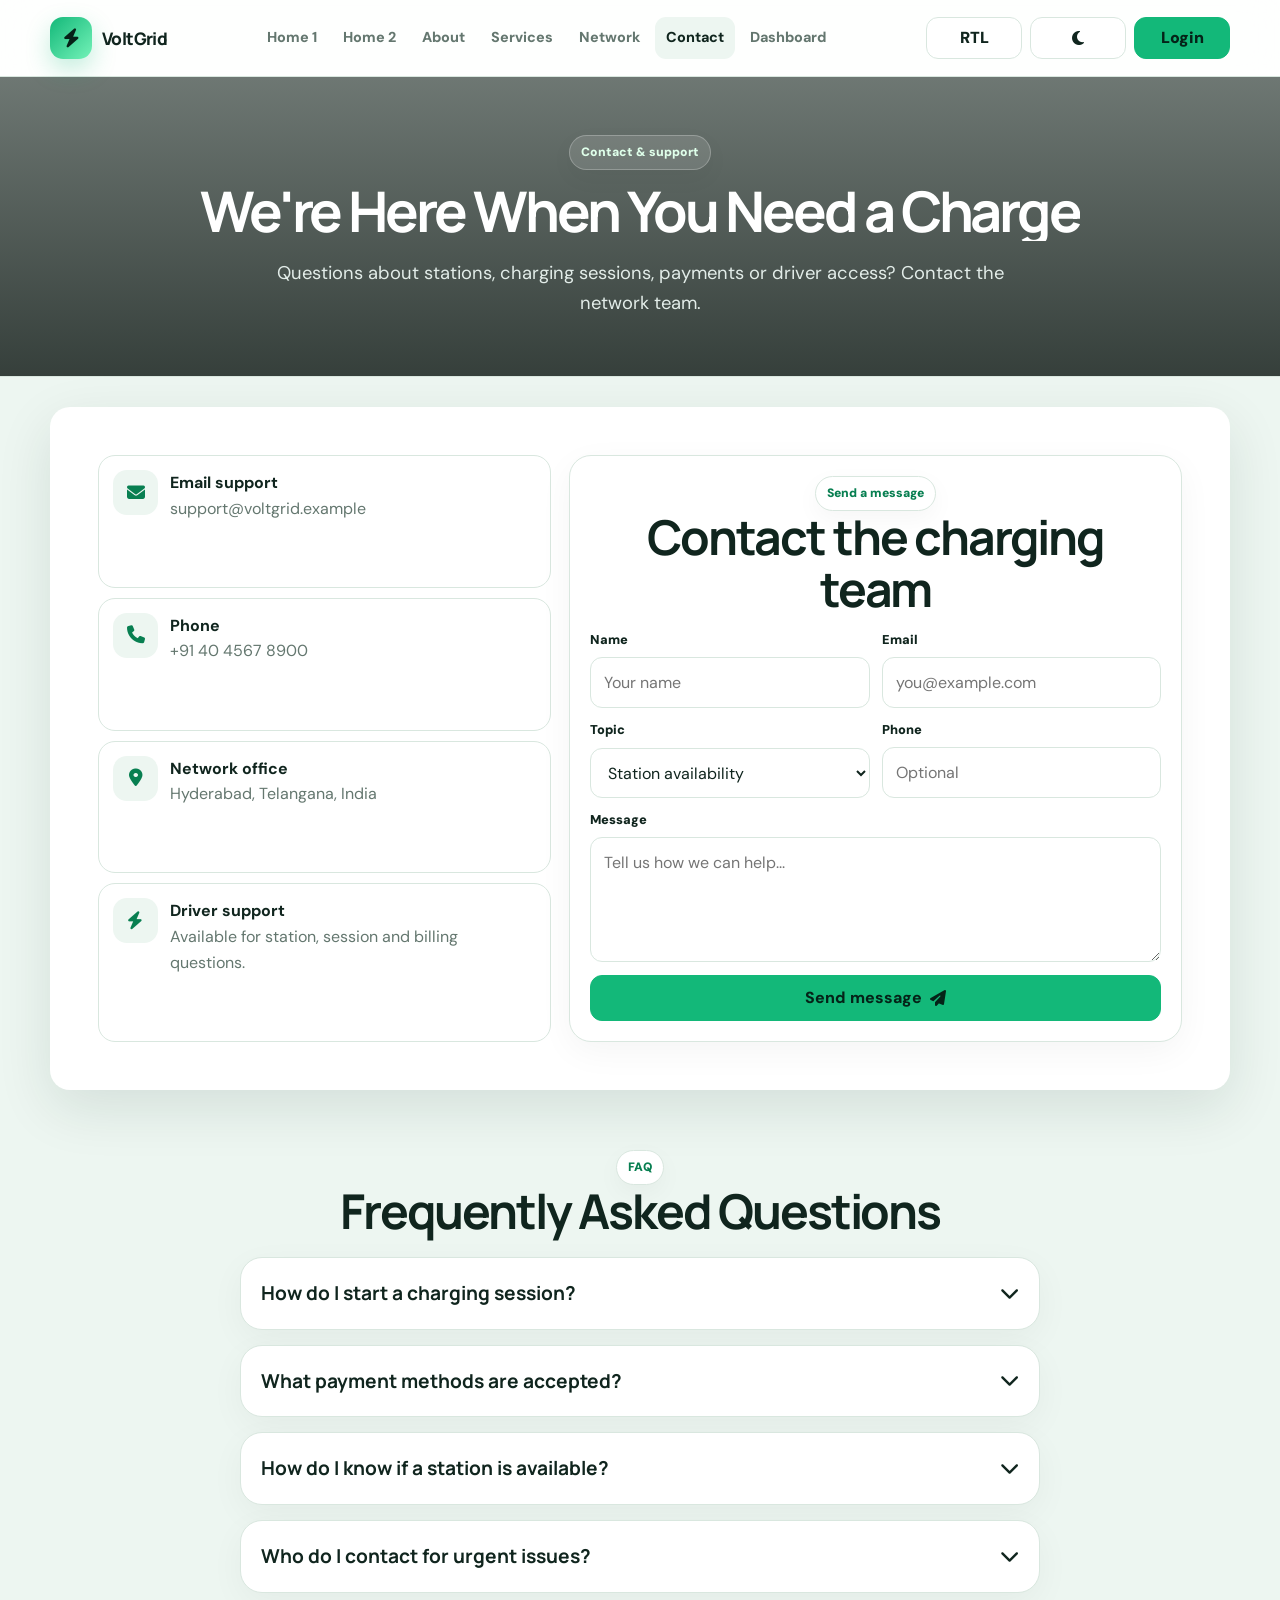
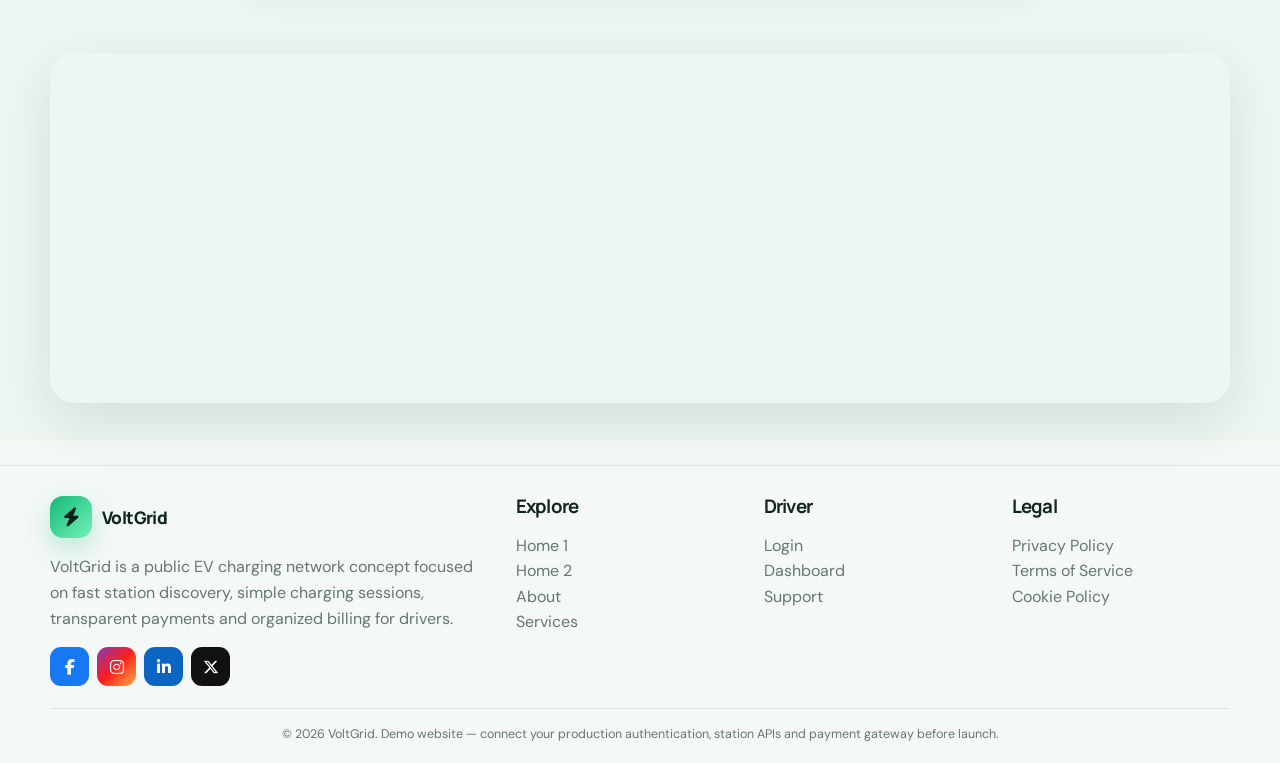
<file: contact.html>
<!DOCTYPE html>

<html dir="ltr" lang="en">

<head>
    <meta charset="utf-8" />
    <meta content="width=device-width,initial-scale=1,viewport-fit=cover" name="viewport" />
    <meta content="#08130f" name="theme-color" />
    <meta
        content="VoltGrid public EV charging network — discover nearby chargers, start and track charging sessions, manage payment methods and review billing."
        name="description" />
    <title>VoltGrid — Public EV Charging Network</title>
    <link href="https://fonts.googleapis.com" rel="preconnect" />
    <link crossorigin="" href="https://fonts.gstatic.com" rel="preconnect" />
    <link
        href="https://fonts.googleapis.com/css2?family=DM+Sans:wght@400;500;600;700;800&amp;family=Manrope:wght@600;700;800&amp;display=swap"
        rel="stylesheet" />
    <link href="https://cdnjs.cloudflare.com/ajax/libs/font-awesome/6.7.2/css/all.min.css" rel="stylesheet" />
    <link href="style.css" rel="stylesheet">
    <link
        href="data:image/svg+xml,%3Csvg xmlns='http://www.w3.org/2000/svg' viewBox='0 0 64 64'%3E%3Crect width='64' height='64' rx='16' fill='%2313b879'/%3E%3Cpath d='M35 8 17 36h13l-3 20 20-29H34z' fill='%23052118'/%3E%3C/svg%3E"
        rel="icon" />
    <script>
        (function () { const h = location.hash.replace(/^#/, ""); if (h.startsWith("dashboard")) { document.documentElement.classList.add("route-dashboard"); const v = h.split("/")[1] || "overview"; if (v) document.documentElement.classList.add("route-" + v) } })();
    </script>


</head>

<body>
    <header class="nav" id="siteNav">
        <div class="container nav-inner">
            <a class="brand" href="#home1"><span class="logo"><i
                        class="fa-solid fa-bolt"></i></span><span>VoltGrid</span></a>
            <nav aria-label="Main navigation" class="nav-links">
                <a href="index.html">Home 1</a><a href="home-2.html">Home 2</a><a href="about.html">About</a><a
                    href="services.html">Services</a><a href="network.html">Network</a><a
                    href="contact.html" class="active">Contact</a><a href="dashboard.html">Dashboard</a>
            </nav>
            <div class="nav-actions"><button aria-label="Toggle RTL" class="nav-control" id="rtlBtn"
                    type="button">RTL</button><button aria-label="Change theme" class="nav-control" id="themeBtn"
                    type="button"><i class="fa-solid fa-moon"></i></button><a class="nav-control login-nav"
                    href="login.html">Login</a><button aria-expanded="false" aria-label="Open menu" class="hamb"
                    id="hambBtn" type="button"><i class="fa-solid fa-bars"></i></button></div>
        </div>
        <div class="mobile-menu" id="mobileMenu">
            <a href="index.html">Home 1</a><a href="home-2.html">Home 2</a><a href="about.html">About</a><a
                href="services.html">Services</a><a href="network.html">Network</a><a href="contact.html" class="active">Contact</a><a
                href="dashboard.html">Dashboard</a><button class="nav-control" id="mobileRTL"
                type="button">RTL</button><button class="nav-control" id="mobileTheme" type="button"><i
                    class="fa-solid fa-moon"></i> Theme</button><a class="nav-control login-nav login-menu-btn"
                href="login.html">Login</a>
        </div>
    </header>
    <main>
        <section class="page" id="contact">
            <section class="page-hero no-h1-buttons"
                style="background-image:url('https://images.pexels.com/photos/35736783/pexels-photo-35736783.jpeg?auto=compress&amp;cs=tinysrgb&amp;w=3840')">
                <div><span class="eyebrow">Contact &amp; support</span>
                    <h1>We're Here When You Need a Charge</h1>
                    <p class="lead">Questions about stations, charging sessions, payments or driver access? Contact the
                        network team.</p>
                </div>
            </section>
            <section class="section">
                <div class="container contact-grid">
                    <div class="contact-list">
                        <div class="contact-item reveal">
                            <div class="icon-box"><i class="fa-solid fa-envelope"></i></div>
                            <div><strong>Email support</strong>
                                <div class="muted">support@voltgrid.example</div>
                            </div>
                        </div>
                        <div class="contact-item reveal">
                            <div class="icon-box"><i class="fa-solid fa-phone"></i></div>
                            <div><strong>Phone</strong>
                                <div class="muted">+91 40 4567 8900</div>
                            </div>
                        </div>
                        <div class="contact-item reveal">
                            <div class="icon-box"><i class="fa-solid fa-location-dot"></i></div>
                            <div><strong>Network office</strong>
                                <div class="muted">Hyderabad, Telangana, India</div>
                            </div>
                        </div>
                        <div class="contact-item reveal">
                            <div class="icon-box"><i class="fa-solid fa-bolt"></i></div>
                            <div><strong>Driver support</strong>
                                <div class="muted">Available for station, session and billing questions.</div>
                            </div>
                        </div>
                    </div>
                    <div class="card form-card reveal">
                        <div class="section-head" style="margin-bottom:15px"><span class="eyebrow">Send a message</span>
                            <h2>Contact the charging team</h2>
                        </div>
                        <form id="contactForm">
                            <div class="form-grid">
                                <div class="field"><label>Name</label><input placeholder="Your name" required="" />
                                </div>
                                <div class="field"><label>Email</label><input placeholder="you@example.com" required=""
                                        type="email" /></div>
                                <div class="field"><label>Topic</label><select>
                                        <option>Station availability</option>
                                        <option>Charging session</option>
                                        <option>Payment / billing</option>
                                        <option>Driver login</option>
                                        <option>Other</option>
                                    </select></div>
                                <div class="field"><label>Phone</label><input placeholder="Optional" /></div>
                                <div class="field full"><label>Message</label><textarea
                                        placeholder="Tell us how we can help..." required=""></textarea></div>
                            </div><button class="btn primary" style="width:100%;margin-top:13px" type="submit">Send
                                message <i class="fa-solid fa-paper-plane"></i></button>
                            <p class="status hide" id="formMsg" style="margin-top:12px">Message captured in this demo.
                            </p>
                        </form>
                    </div>
                </div>
            </section>
            <section class="section">
                <div class="container">
                    <div class="section-head reveal"><span class="eyebrow">FAQ</span>
                        <h2>Frequently Asked Questions</h2>
                    </div>
                    <div class="faq-accordion" style="max-width: 800px; margin: 0 auto; display: grid; gap: 15px;">
                        <details class="card reveal" style="padding: 20px; cursor: pointer;">
                            <summary style="font-size: 1.2rem; font-weight: bold; font-family: Manrope; list-style: none; display: flex; justify-content: space-between; align-items: center;">How do I start a charging session? <i class="fa-solid fa-chevron-down"></i></summary>
                            <p class="muted" style="margin-top: 15px; margin-bottom: 0;">You can start a session by scanning the QR code on the charger or selecting the station in your driver dashboard.</p>
                        </details>
                        <details class="card reveal" style="padding: 20px; cursor: pointer;">
                            <summary style="font-size: 1.2rem; font-weight: bold; font-family: Manrope; list-style: none; display: flex; justify-content: space-between; align-items: center;">What payment methods are accepted? <i class="fa-solid fa-chevron-down"></i></summary>
                            <p class="muted" style="margin-top: 15px; margin-bottom: 0;">We accept all major credit cards, Apple Pay, Google Pay, and RFID charging cards linked to your account.</p>
                        </details>
                        <details class="card reveal" style="padding: 20px; cursor: pointer;">
                            <summary style="font-size: 1.2rem; font-weight: bold; font-family: Manrope; list-style: none; display: flex; justify-content: space-between; align-items: center;">How do I know if a station is available? <i class="fa-solid fa-chevron-down"></i></summary>
                            <p class="muted" style="margin-top: 15px; margin-bottom: 0;">Live station availability is shown on our network map and station discovery pages before you arrive.</p>
                        </details>
                        <details class="card reveal" style="padding: 20px; cursor: pointer;">
                            <summary style="font-size: 1.2rem; font-weight: bold; font-family: Manrope; list-style: none; display: flex; justify-content: space-between; align-items: center;">Who do I contact for urgent issues? <i class="fa-solid fa-chevron-down"></i></summary>
                            <p class="muted" style="margin-top: 15px; margin-bottom: 0;">For urgent station issues, please call our 24/7 driver support line.</p>
                        </details>
                    </div>
                </div>
            </section>
            <section class="section">
                <div class="container"><iframe class="map reveal" loading="lazy"
                        src="https://www.openstreetmap.org/export/embed.html?bbox=78.3600%2C17.3400%2C78.5600%2C17.5200&amp;layer=mapnik&amp;marker=17.4400%2C78.4600"
                        title="Hyderabad map"></iframe></div>
            </section>
        </section>
    </main>

    <footer class="footer" id="siteFooter">
        <div class="container footer-grid">
            <div><a class="brand" href="#home1"><span class="logo"><i
                            class="fa-solid fa-bolt"></i></span><span>VoltGrid</span></a>
                <p>VoltGrid is a public EV charging network concept focused on fast station discovery, simple charging
                    sessions, transparent payments and organized billing for drivers.</p>
                <div class="social-row"><a aria-label="Facebook" class="social-icon fb" href="https://www.facebook.com/"
                        rel="noopener" target="_blank"><i class="fa-brands fa-facebook-f"></i></a><a
                        aria-label="Instagram" class="social-icon ig" href="https://www.instagram.com/" rel="noopener"
                        target="_blank"><i class="fa-brands fa-instagram"></i></a><a aria-label="LinkedIn"
                        class="social-icon li" href="https://www.linkedin.com/" rel="noopener" target="_blank"><i
                            class="fa-brands fa-linkedin-in"></i></a><a aria-label="X" class="social-icon x"
                        href="https://x.com/" rel="noopener" target="_blank"><i class="fa-brands fa-x-twitter"></i></a>
                </div>
            </div>
            <div>
                <h3>Explore</h3>
                <p><a href="#home1">Home 1</a><br /><a href="#home2">Home 2</a><br /><a href="#about">About</a><br /><a
                        href="#services">Services</a></p>
            </div>
            <div>
                <h3>Driver</h3>
                <p><a href="#login">Login</a><br /><a href="#dashboard">Dashboard</a><br /><a
                        href="#contact">Support</a>
                </p>
            </div>
            <div>
                <h3>Legal</h3>
                <p><a href="#">Privacy Policy</a><br /><a href="#">Terms of Service</a><br /><a href="#">Cookie Policy</a></p>
            </div>
        </div>
        <div class="container center"
            style="border-top:1px solid var(--line);margin-top:22px;padding-top:16px;color:var(--muted);font-size:.78rem">
            © 2026 VoltGrid. Demo website — connect your production authentication, station APIs and payment gateway
            before launch.</div>
    </footer>
    <button aria-label="Move to top" class="top-btn" id="topBtn"><i class="fa-solid fa-arrow-up"></i></button>
    <script src="main.js"></script>
</body>

</html>
</file>
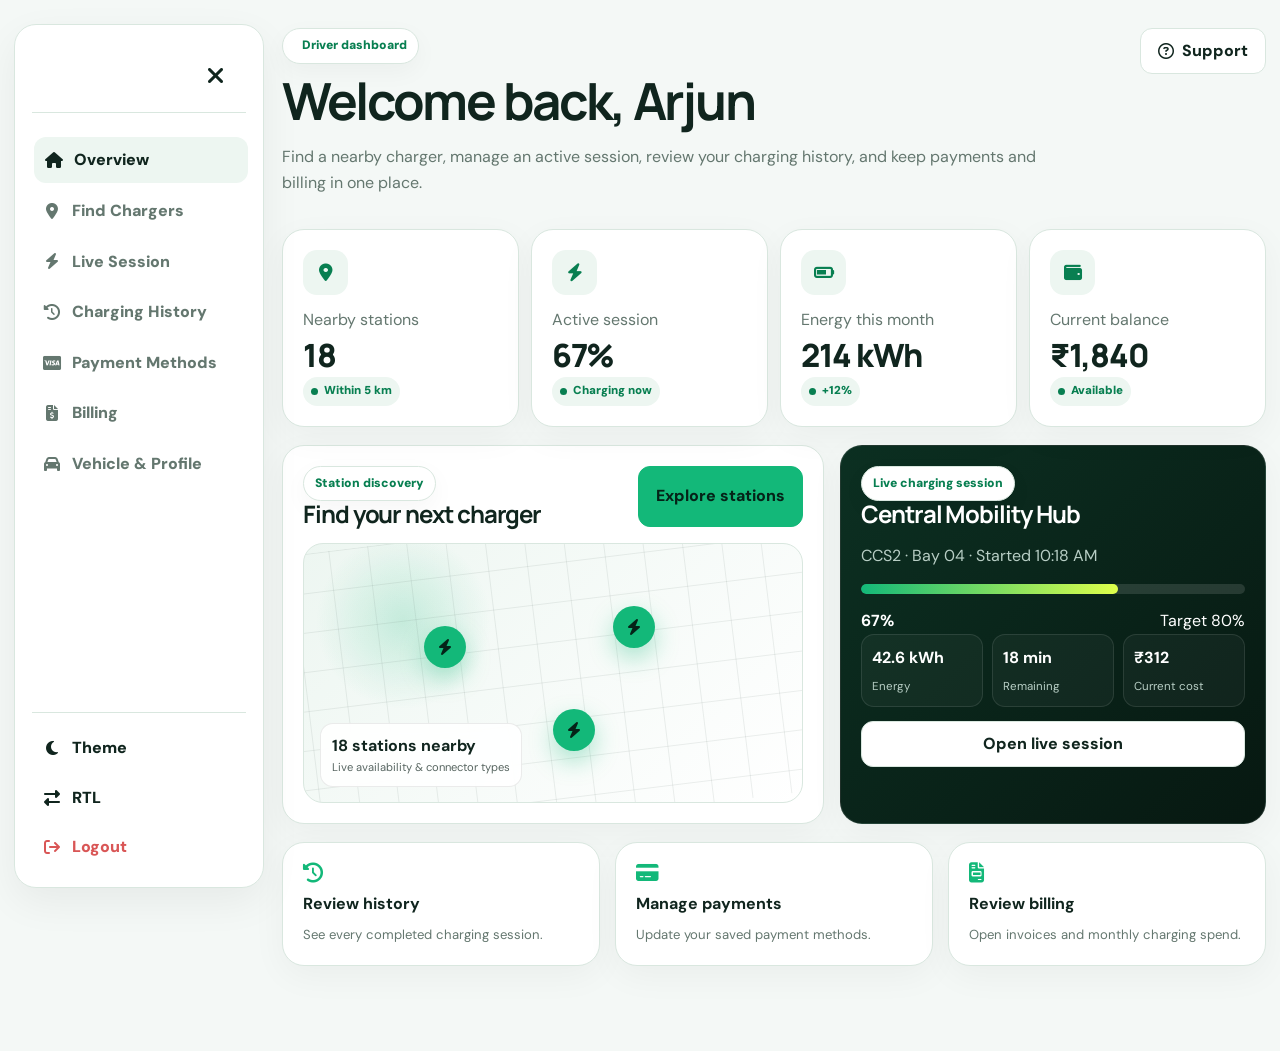
<file: dashboard.html>
<!DOCTYPE html>

<html dir="ltr" lang="en" class="route-dashboard route-overview">

<head>
    <meta charset="utf-8" />
    <meta content="width=device-width,initial-scale=1,viewport-fit=cover" name="viewport" />
    <meta content="#08130f" name="theme-color" />
    <meta
        content="VoltGrid public EV charging network — discover nearby chargers, start and track charging sessions, manage payment methods and review billing."
        name="description" />
    <title>VoltGrid — Public EV Charging Network</title>
    <link href="https://fonts.googleapis.com" rel="preconnect" />
    <link crossorigin="" href="https://fonts.gstatic.com" rel="preconnect" />
    <link
        href="https://fonts.googleapis.com/css2?family=DM+Sans:wght@400;500;600;700;800&amp;family=Manrope:wght@600;700;800&amp;display=swap"
        rel="stylesheet" />
    <link href="https://cdnjs.cloudflare.com/ajax/libs/font-awesome/6.7.2/css/all.min.css" rel="stylesheet" />
    <link href="style.css" rel="stylesheet">
    <link
        href="data:image/svg+xml,%3Csvg xmlns='http://www.w3.org/2000/svg' viewBox='0 0 64 64'%3E%3Crect width='64' height='64' rx='16' fill='%2313b879'/%3E%3Cpath d='M35 8 17 36h13l-3 20 20-29H34z' fill='%23052118'/%3E%3C/svg%3E"
        rel="icon" />

</head>

<body>
    <section class="page active" id="dashboard">
        <div class="dashboard-shell">
            <div class="dash-mobilebar">
                <a class="brand dash-mobile-title" href="index.html" style="justify-content: flex-start; flex: 1; margin: 0; padding-left: 5px; text-decoration: none;">
                    <span class="logo"><i class="fa-solid fa-bolt"></i></span>
                    <span>VoltGrid</span>
                </a>
                <button aria-expanded="false" aria-label="Open dashboard menu" class="dash-hamb" id="dashHamb" type="button" style="margin-left: 0;"><i class="fa-solid fa-bars"></i></button>



            </div>
            <div class="dashboard-layout">
                <aside class="dash-sidebar" id="dashSidebar">
                    <div class="dash-side-brand" style="display: flex; justify-content: flex-end; padding: 15px; border-bottom: 1px solid var(--line); margin-bottom: 10px;">
                        <button aria-label="Close dashboard menu" type="button" style="background: none; border: none; font-size: 1.5rem; cursor: pointer; color: var(--text);" onclick="document.getElementById('dashSidebar').classList.remove('open')">
                            <i class="fa-solid fa-xmark"></i>
                        </button>
                    </div>
                    <nav aria-label="Driver dashboard" class="dash-side-nav">
                        <a data-dash-view="overview" href="#dashboard" class="active"><i
                                class="fa-solid fa-house"></i><span>Overview</span></a>
                        <a data-dash-view="chargers" href="#dashboard/chargers"><i
                                class="fa-solid fa-location-dot"></i><span>Find Chargers</span></a>
                        <a data-dash-view="session" href="#dashboard/session"><i class="fa-solid fa-bolt"></i><span>Live
                                Session</span></a>
                        <a data-dash-view="history" href="#dashboard/history"><i
                                class="fa-solid fa-clock-rotate-left"></i><span>Charging History</span></a>
                        <a data-dash-view="payments" href="#dashboard/payments"><i
                                class="fa-brands fa-cc-visa"></i><span>Payment Methods</span></a>
                        <a data-dash-view="billing" href="#dashboard/billing"><i
                                class="fa-solid fa-file-invoice-dollar"></i><span>Billing</span></a>
                        <a data-dash-view="profile" href="#dashboard/profile"><i
                                class="fa-solid fa-car"></i><span>Vehicle &amp; Profile</span></a>
                    </nav>
                    <div class="dash-side-tools">
                        <button id="dashThemeBtn" type="button"><i
                                class="fa-solid fa-moon"></i><span>Theme</span></button>
                        <button id="dashRTLBtn" type="button"><i
                                class="fa-solid fa-right-left"></i><span>RTL</span></button>
                        <button class="logout" id="dashLogout" type="button"><i
                                class="fa-solid fa-arrow-right-from-bracket"></i><span>Logout</span></button>
                    </div>
                </aside>
                <div class="dash-overlay" id="dashOverlay"></div>
                <main class="dashboard-content">
                    <div class="dash-page active" data-dash-page="overview">
                        <div class="dash-top improved">
                            <div>
                                <span class="eyebrow"><i class="fa-solid fa-sparkles"></i> Driver dashboard</span>
                                <h1>Welcome back, Arjun</h1>
                                <p class="muted">Find a nearby charger, manage an active session, review your
                                    charging history, and keep payments and billing in one place.</p>
                            </div>
                            <div class="dash-actions"><a class="btn secondary" href="#contact"><i
                                        class="fa-regular fa-circle-question"></i> Support</a></div>
                        </div>
                        <div class="dash-grid">
                            <article class="card dash-stat">
                                <div class="icon-box"><i class="fa-solid fa-location-dot"></i></div><span
                                    class="muted">Nearby stations</span>
                                <div class="metric">18</div><span class="status">Within 5 km</span>
                            </article>
                            <article class="card dash-stat">
                                <div class="icon-box"><i class="fa-solid fa-bolt"></i></div><span class="muted">Active
                                    session</span>
                                <div class="metric">67%</div><span class="status">Charging now</span>
                            </article>
                            <article class="card dash-stat">
                                <div class="icon-box"><i class="fa-solid fa-battery-three-quarters"></i></div><span
                                    class="muted">Energy this month</span>
                                <div class="metric">214 kWh</div><span class="status">+12%</span>
                            </article>
                            <article class="card dash-stat">
                                <div class="icon-box"><i class="fa-solid fa-wallet"></i></div><span
                                    class="muted">Current balance</span>
                                <div class="metric">₹1,840</div><span class="status">Available</span>
                            </article>
                        </div>
                        <div class="dashboard-feature-grid">
                            <article class="card quick-map-card">
                                <div class="kpi">
                                    <div><span class="eyebrow">Station discovery</span>
                                        <h2>Find your next charger</h2>
                                    </div><a class="btn primary" href="#dashboard/chargers">Explore stations</a>
                                </div>
                                <div class="map-preview">
                                    <div class="map-grid"></div><span class="map-pin p1"><i
                                            class="fa-solid fa-bolt"></i></span><span class="map-pin p2"><i
                                            class="fa-solid fa-bolt"></i></span><span class="map-pin p3"><i
                                            class="fa-solid fa-bolt"></i></span>
                                    <div class="map-label"><strong>18 stations nearby</strong><small>Live
                                            availability &amp; connector types</small></div>
                                </div>
                            </article>
                            <article class="card session-preview">
                                <span class="eyebrow">Live charging session</span>
                                <h2>Central Mobility Hub</h2>
                                <p class="muted">CCS2 · Bay 04 · Started 10:18 AM</p>
                                <div class="progress"><span></span></div>
                                <div class="kpi"><strong>67%</strong><span>Target 80%</span></div>
                                <div class="session-grid">
                                    <div class="value-label"><strong>42.6 kWh</strong><span>Energy</span></div>
                                    <div class="value-label"><strong>18 min</strong><span>Remaining</span></div>
                                    <div class="value-label"><strong>₹312</strong><span>Current cost</span></div>
                                </div><a class="btn secondary full-btn" href="#dashboard/session">Open live
                                    session</a>
                            </article>
                        </div>
                        <div class="grid-3 dash-lower-grid">
                            <a class="card dash-action-card" href="#dashboard/history"><i
                                    class="fa-solid fa-clock-rotate-left"></i><strong>Review
                                    history</strong><span>See every completed charging session.</span></a>
                            <a class="card dash-action-card" href="#dashboard/payments"><i
                                    class="fa-solid fa-credit-card"></i><strong>Manage payments</strong><span>Update
                                    your saved payment methods.</span></a>
                            <a class="card dash-action-card" href="#dashboard/billing"><i
                                    class="fa-solid fa-file-invoice"></i><strong>Review billing</strong><span>Open
                                    invoices and monthly charging spend.</span></a>
                        </div>
                    </div>
                    <div class="dash-page" data-dash-page="chargers">
                        <div class="dash-page-head">
                            <div><span class="eyebrow">Station discovery</span>
                                <h1>Find Chargers</h1>
                                <p class="muted">Locate public charging stations, compare connectors, charging
                                    speeds, availability and pricing before you arrive.</p>
                            </div><button class="btn primary" onclick="alert('Demo: map view opened')" type="button"><i
                                    class="fa-solid fa-map"></i> Map view</button>
                        </div>
                        <div class="filter-row"><button class="filter active">Nearby</button><button class="filter">DC
                                Fast</button><button class="filter">CCS2</button><button class="filter">Available
                                now</button></div>
                        <div class="station-grid">
                            <article class="card station-card"><img
                                    alt="Modern EV charging station with digital charger display" loading="lazy"
                                    src="https://images.pexels.com/photos/34800670/pexels-photo-34800670.jpeg?auto=compress&amp;cs=tinysrgb&amp;w=3840">
                                <div class="station-card-body"><span class="status">8 bays available</span>
                                    <h3>Central Mobility Hub</h3>
                                    <p class="muted">0.8 km · DC fast · CCS2 · up to 180 kW</p>
                                    <div class="station-meta"><strong>₹14/kWh</strong><span>Open 24/7</span></div>
                                    <button class="btn primary full-btn"
                                        onclick="startDemo('Central Mobility Hub')">Start charging</button>
                                </div>
                            </article>
                            <article class="card station-card"><img alt="Public EV charging point for electric mobility"
                                    loading="lazy"
                                    src="https://images.pexels.com/photos/34800675/pexels-photo-34800675.jpeg?auto=compress&amp;cs=tinysrgb&amp;w=3840">
                                <div class="station-card-body"><span class="status">5 bays available</span>
                                    <h3>Metro Green Charge</h3>
                                    <p class="muted">1.6 km · CCS2 · AC + DC · up to 120 kW</p>
                                    <div class="station-meta"><strong>₹12/kWh</strong><span>Open 24/7</span></div>
                                    <button class="btn primary full-btn" onclick="startDemo('Metro Green Charge')">Start
                                        charging</button>
                                </div>
                            </article>
                            <article class="card station-card"><img
                                    alt="Outdoor electric vehicle charging point near a destination" loading="lazy"
                                    src="https://images.pexels.com/photos/9800009/pexels-photo-9800009.jpeg?auto=compress&amp;cs=tinysrgb&amp;w=3840">
                                <div class="station-card-body"><span class="status">3 bays available</span>
                                    <h3>Airport Express Charge</h3>
                                    <p class="muted">4.1 km · CCS2 · 150 kW · Route charging</p>
                                    <div class="station-meta"><strong>₹16/kWh</strong><span>Open 24/7</span></div>
                                    <button class="btn primary full-btn"
                                        onclick="startDemo('Airport Express Charge')">Start charging</button>
                                </div>
                            </article>
                            <article class="card station-card"><img
                                    alt="Electric car actively charging at a public charging station" loading="lazy"
                                    src="https://images.pexels.com/photos/36339137/pexels-photo-36339137.jpeg?auto=compress&amp;cs=tinysrgb&amp;w=3840">
                                <div class="station-card-body"><span class="status">2 bays available</span>
                                    <h3>Greenway Plaza</h3>
                                    <p class="muted">5.2 km · CCS2 · 180 kW · Destination</p>
                                    <div class="station-meta"><strong>₹13/kWh</strong><span>Open until 11 PM</span>
                                    </div><button class="btn primary full-btn"
                                        onclick="startDemo('Greenway Plaza')">Start charging</button>
                                </div>
                            </article>
                        </div>
                    </div>
                    <div class="dash-page" data-dash-page="session">
                        <div class="dash-page-head">
                            <div><span class="eyebrow">Charging control</span>
                                <h1>Live Charging Session</h1>
                                <p class="muted">Track battery progress, delivered energy, time remaining and the
                                    current session cost.</p>
                            </div><span class="status big-status">Charging</span>
                        </div>
                        <div class="live-session-layout">
                            <article class="session live-session-card"><span class="eyebrow">Central Mobility Hub ·
                                    Bay 04</span>
                                <h2>Charging at 67%</h2>
                                <p class="muted">CCS2 · Started 10:18 AM · Target 80%</p>
                                <div class="big-progress"><span></span></div>
                                <div class="session-grid">
                                    <div class="value-label"><strong>42.6 kWh</strong><span>Energy delivered</span>
                                    </div>
                                    <div class="value-label"><strong>18 min</strong><span>Estimated remaining</span>
                                    </div>
                                    <div class="value-label"><strong>₹312</strong><span>Current cost</span></div>
                                </div><button class="btn stop-btn"
                                    onclick="alert('Demo: stop charging confirmation')"><i class="fa-solid fa-stop"></i>
                                    Stop session</button>
                            </article>
                            <article class="card"><span class="eyebrow">Session details</span>
                                <div class="detail-list">
                                    <div><span>Charger</span><strong>VG-CCS-004</strong></div>
                                    <div><span>Power</span><strong>126 kW</strong></div>
                                    <div><span>Battery</span><strong>67% → 80%</strong></div>
                                    <div><span>Estimated total</span><strong>₹374</strong></div>
                                    <div><span>Vehicle</span><strong>Volt E2</strong></div>
                                </div>
                            </article>
                        </div>
                    </div>
                    <div class="dash-page" data-dash-page="history">
                        <div class="dash-page-head">
                            <div><span class="eyebrow">Past sessions</span>
                                <h1>Charging History</h1>
                                <p class="muted">Review completed charging sessions, energy delivered, duration and
                                    amount paid.</p>
                            </div><button class="btn secondary" type="button"><i class="fa-solid fa-download"></i>
                                Export</button>
                        </div>
                        <div class="table-wrap">
                            <table>
                                <thead>
                                    <tr>
                                        <th>Date</th>
                                        <th>Station</th>
                                        <th>Energy</th>
                                        <th>Duration</th>
                                        <th>Amount</th>
                                        <th>Status</th>
                                    </tr>
                                </thead>
                                <tbody>
                                    <tr>
                                        <td>24 Sep 2026</td>
                                        <td>Central Mobility Hub</td>
                                        <td>42.6 kWh</td>
                                        <td>31 min</td>
                                        <td>₹312</td>
                                        <td><span class="status">Completed</span></td>
                                    </tr>
                                    <tr>
                                        <td>21 Sep 2026</td>
                                        <td>Metro Green Charge</td>
                                        <td>28.2 kWh</td>
                                        <td>24 min</td>
                                        <td>₹226</td>
                                        <td><span class="status">Completed</span></td>
                                    </tr>
                                    <tr>
                                        <td>18 Sep 2026</td>
                                        <td>Airport Express Charge</td>
                                        <td>51.4 kWh</td>
                                        <td>39 min</td>
                                        <td>₹742</td>
                                        <td><span class="status">Completed</span></td>
                                    </tr>
                                    <tr>
                                        <td>14 Sep 2026</td>
                                        <td>Greenway Plaza</td>
                                        <td>35.1 kWh</td>
                                        <td>29 min</td>
                                        <td>₹456</td>
                                        <td><span class="status">Completed</span></td>
                                    </tr>
                                    <tr>
                                        <td>09 Sep 2026</td>
                                        <td>Central Mobility Hub</td>
                                        <td>31.8 kWh</td>
                                        <td>26 min</td>
                                        <td>₹250</td>
                                        <td><span class="status">Completed</span></td>
                                    </tr>
                                </tbody>
                            </table>
                        </div>
                        <div class="grid-3 history-summary">
                            <article class="card"><span class="muted">September sessions</span>
                                <div class="metric">9</div>
                            </article>
                            <article class="card"><span class="muted">Energy delivered</span>
                                <div class="metric">214 kWh</div>
                            </article>
                            <article class="card"><span class="muted">September spend</span>
                                <div class="metric">₹2,184</div>
                            </article>
                        </div>
                    </div>
                    <div class="dash-page" data-dash-page="payments">
                        <div class="dash-page-head">
                            <div><span class="eyebrow">Secure checkout</span>
                                <h1>Payment Methods</h1>
                                <p class="muted">Manage the payment methods used for charging sessions and automatic
                                    billing.</p>
                            </div><button class="btn primary" onclick="alert('Demo: add payment method')"
                                type="button"><i class="fa-solid fa-plus"></i> Add method</button>
                        </div>
                        <div class="payment-page-grid">
                            <article class="card payment-card featured">
                                <div class="payment-card-top"><span class="cardbrand visa">VISA</span><span
                                        class="status">Default</span></div><strong>•••• 4242</strong><span
                                    class="muted">Arjun Kumar · Expires 09/29</span>
                                <div class="payment-actions"><button class="btn secondary"
                                        type="button">Edit</button><button class="btn secondary"
                                        type="button">Remove</button></div>
                            </article>
                            <article class="card payment-card">
                                <div class="payment-card-top"><span class="cardbrand upi">UPI</span><span
                                        class="tag">Instant</span></div><strong>arjun@upi</strong><span
                                    class="muted">Preferred UPI payment</span>
                                <div class="payment-actions"><button class="btn secondary"
                                        type="button">Edit</button><button class="btn secondary"
                                        type="button">Remove</button></div>
                            </article>
                            <article class="card add-payment"><i class="fa-solid fa-plus"></i><strong>Add another
                                    payment method</strong><span class="muted">Visa, Mastercard, UPI and supported
                                    digital payments.</span></article>
                        </div>
                    </div>
                    <div class="dash-page" data-dash-page="billing">
                        <div class="dash-page-head">
                            <div><span class="eyebrow">Statements &amp; invoices</span>
                                <h1>Billing</h1>
                                <p class="muted">Review monthly charging spend, invoices and payment status in one
                                    place.</p>
                            </div><button class="btn secondary" type="button"><i class="fa-solid fa-download"></i>
                                Download statement</button>
                        </div>
                        <div class="billing-overview">
                            <article class="card"><span class="muted">September total</span>
                                <div class="metric">₹2,184</div><span class="status">9 charging sessions</span>
                            </article>
                            <article class="card"><span class="muted">Average session</span>
                                <div class="metric">₹243</div><span class="muted">Per completed session</span>
                            </article>
                            <article class="card"><span class="muted">Energy cost</span>
                                <div class="metric">₹10.21</div><span class="muted">Average per kWh</span>
                            </article>
                        </div>
                        <div class="card invoice-card">
                            <div class="kpi">
                                <div><span class="eyebrow">Recent invoices</span>
                                    <h2>Monthly billing history</h2>
                                </div><span class="status">Paid</span>
                            </div>
                            <div class="invoice-list">
                                <div class="invoice">
                                    <div><strong>September 2026</strong><span>9 sessions · 214 kWh</span></div>
                                    <strong>₹2,184</strong><button class="btn secondary">View</button>
                                </div>
                                <div class="invoice">
                                    <div><strong>August 2026</strong><span>11 sessions · 260 kWh</span></div>
                                    <strong>₹2,760</strong><button class="btn secondary">View</button>
                                </div>
                                <div class="invoice">
                                    <div><strong>July 2026</strong><span>7 sessions · 184 kWh</span></div>
                                    <strong>₹1,940</strong><button class="btn secondary">View</button>
                                </div>
                            </div>
                        </div>
                    </div>
                    <div class="dash-page" data-dash-page="profile">
                        <div class="dash-page-head">
                            <div><span class="eyebrow">Driver settings</span>
                                <h1>Vehicle &amp; Profile</h1>
                                <p class="muted">Keep your driver details and vehicle charging preferences ready for
                                    the next session.</p>
                            </div>
                        </div>
                        <div class="grid-2">
                            <article class="card profile-card">
                                <div class="profile-icon"><i class="fa-solid fa-user"></i></div>
                                <h2>Arjun Kumar</h2>
                                <p class="muted">arjun@example.com</p>
                                <div class="detail-list">
                                    <div><span>Preferred charging target</span><strong>80%</strong></div>
                                    <div><span>Home area</span><strong>Hyderabad</strong></div>
                                    <div><span>Member since</span><strong>March 2026</strong></div>
                                </div><button class="btn secondary">Edit profile</button>
                            </article>
                            <article class="card profile-card">
                                <div class="profile-icon"><i class="fa-solid fa-car"></i></div>
                                <h2>Volt E2</h2>
                                <p class="muted">Electric vehicle · CCS2</p>
                                <div class="detail-list">
                                    <div><span>Battery capacity</span><strong>64 kWh</strong></div>
                                    <div><span>Connector</span><strong>CCS2</strong></div>
                                    <div><span>Preferred max power</span><strong>180 kW</strong></div>
                                </div><button class="btn secondary">Manage vehicle</button>
                            </article>
                        </div>
                    </div>
                </main>
            </div>
        </div>
    </section>
<script src="main.js"></script>
</body>

</html>
</file>
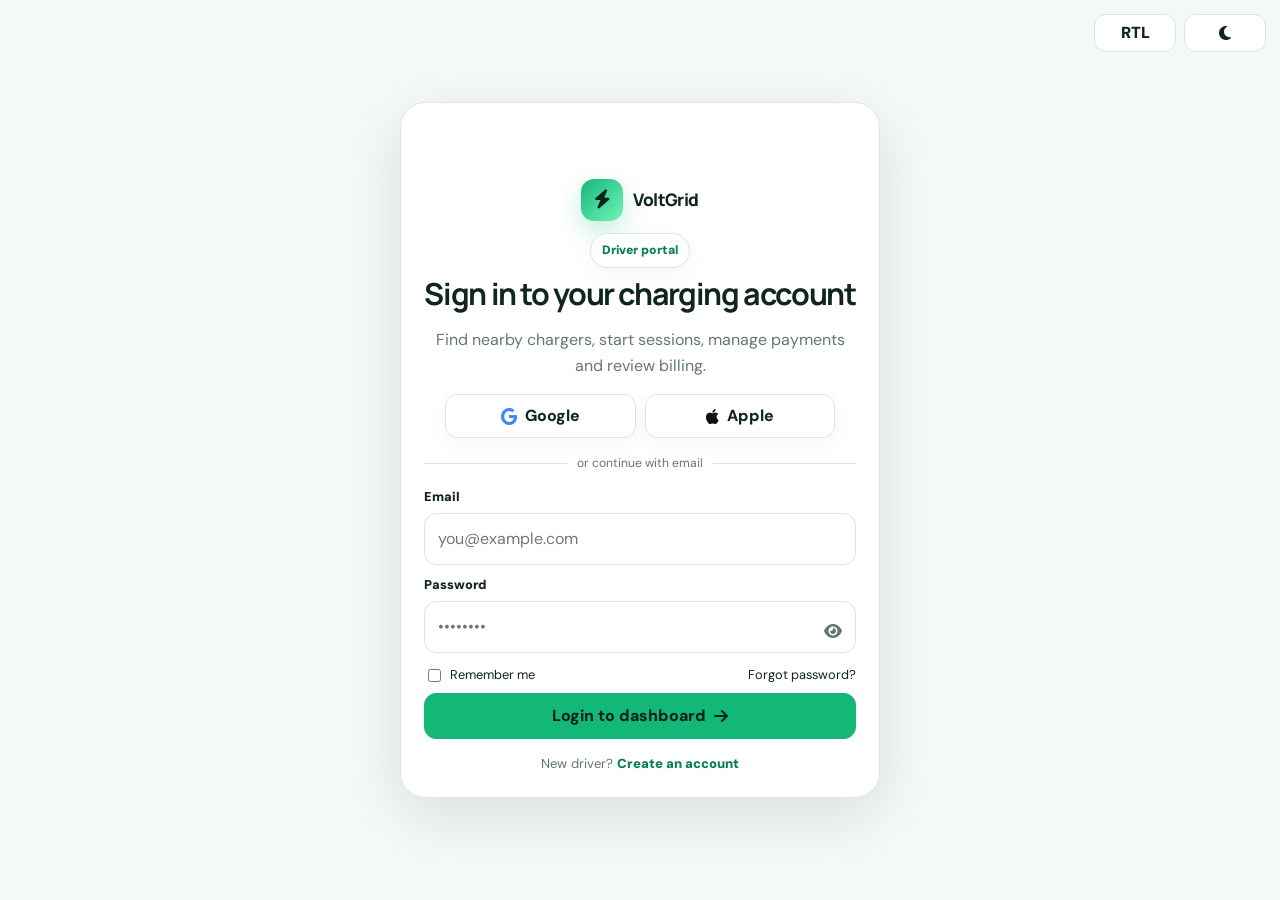
<file: login.html>
﻿<!DOCTYPE html>
<html>

<head>
    <meta charset="utf-8" />
    <meta content="width=device-width,initial-scale=1,viewport-fit=cover" name="viewport" />
    <meta content="#08130f" name="theme-color" />
    <meta
        content="VoltGrid public EV charging network — discover nearby chargers, start and track charging sessions, manage payment methods and review billing."
        name="description" />
    <title>VoltGrid — Public EV Charging Network</title>
    <link href="https://fonts.googleapis.com" rel="preconnect" />
    <link crossorigin="" href="https://fonts.gstatic.com" rel="preconnect" />
    <link
        href="https://fonts.googleapis.com/css2?family=DM+Sans:wght@400;500;600;700;800&amp;family=Manrope:wght@600;700;800&amp;display=swap"
        rel="stylesheet" />
    <link href="https://cdnjs.cloudflare.com/ajax/libs/font-awesome/6.7.2/css/all.min.css" rel="stylesheet" />
    <link href="style.css" rel="stylesheet">
    <link
        href="data:image/svg+xml,%3Csvg xmlns='http://www.w3.org/2000/svg' viewBox='0 0 64 64'%3E%3Crect width='64' height='64' rx='16' fill='%2313b879'/%3E%3Cpath d='M35 8 17 36h13l-3 20 20-29H34z' fill='%23052118'/%3E%3C/svg%3E"
        rel="icon" />
    <script>
        (function () { const h = location.hash.replace(/^#/, ""); if (h.startsWith("dashboard")) { document.documentElement.classList.add("route-dashboard"); const v = h.split("/")[1] || "overview"; if (v) document.documentElement.classList.add("route-" + v) } })();
    </script>
</head>

<body>
    <header class="nav" id="siteNav">
        <div class="container nav-inner">
            <a class="brand" href="#home1"><span class="logo"><i
                        class="fa-solid fa-bolt"></i></span><span>VoltGrid</span></a>
            <nav aria-label="Main navigation" class="nav-links">
                <a href="#home1">Home 1</a><a href="#home2">Home 2</a><a href="#about">About</a><a
                    href="#services">Services</a><a href="#network">Network</a><a href="#contact">Contact</a><a
                    href="#dashboard">Dashboard</a>
            </nav>
            <div class="nav-actions"><button aria-label="Toggle RTL" class="nav-control" id="rtlBtn"
                    type="button">RTL</button><button aria-label="Change theme" class="nav-control" id="themeBtn"
                    type="button"><i class="fa-solid fa-moon"></i></button><a class="nav-control login-nav"
                    href="#login">Login</a><button aria-expanded="false" aria-label="Open menu" class="hamb"
                    id="hambBtn" type="button"><i class="fa-solid fa-bars"></i></button></div>
        </div>
        <div class="mobile-menu" id="mobileMenu">
            <a href="#home1">Home 1</a><a href="#home2">Home 2</a><a href="#about">About</a><a
                href="#services">Services</a><a href="#network">Network</a><a href="#contact">Contact</a><a
                href="#dashboard">Dashboard</a><button class="nav-control" id="mobileRTL"
                type="button">RTL</button><button class="nav-control" id="mobileTheme" type="button"><i
                    class="fa-solid fa-moon"></i> Theme</button><a class="nav-control login-nav login-menu-btn"
                href="#login">Login</a>
        </div>
    </header>
    <section class="page active" id="login">
        <div class="auth-page">
            <div class="auth-controls" aria-label="Login page controls"><button class="nav-control" id="authRTL" type="button">RTL</button><button class="nav-control" id="authTheme" type="button"><i class="fa-solid fa-moon"></i></button></div>
            <div class="auth-card" id="authCard">
                <div class="auth-brand"><a aria-label="VoltGrid home" class="brand auth-logo-link" href="index.html"><span
                            class="logo"><i class="fa-solid fa-bolt"></i></span><span>VoltGrid</span></a></div>
                <div class="center"><span class="eyebrow">Driver portal</span>
                    <h2 style="margin-top:10px;font-size:1.9rem">Sign in to your charging account</h2>
                    <p class="muted">Find nearby chargers, start sessions, manage payments and review billing.</p>
                </div>
                <div class="socials"><button class="social" type="button"><i class="fa-brands fa-google"></i>
                        Google</button><button class="social" type="button"><i class="fa-brands fa-apple"></i>
                        Apple</button></div>
                <div class="login-panel">
                    <div class="auth-sep">or continue with email</div>
                    <form id="loginForm">
                        <div class="field"><label>Email</label><input id="loginEmail" placeholder="you@example.com"
                                required="" type="email" /></div>
                        <div class="field" style="margin-top:10px; position:relative;"><label>Password</label><input id="loginPass" placeholder="••••••••" required="" type="password" style="padding-right:40px;" /><i class="fa-solid fa-eye" style="position:absolute; right:14px; bottom:14px; cursor:pointer; color:var(--muted);" onclick="const i=this.previousElementSibling; if(i.type==='password'){i.type='text';this.classList.replace('fa-eye','fa-eye-slash')}else{i.type='password';this.classList.replace('fa-eye-slash','fa-eye')}"></i></div>
                        <div class="checkrow"><label><input type="checkbox" /> Remember me</label><a
                                href="#login">Forgot password?</a></div><button class="btn primary"
                            style="width:100%;margin-top:8px" type="submit">Login to dashboard <i
                                class="fa-solid fa-arrow-right"></i></button>
                    </form>
                    <p class="auth-note">New driver? <a href="signup.html" >Create an account</a></p>
                </div>
                
            </div>
        </div>
    </section>
<script src="main.js"></script>
</body>

</html>
</file>
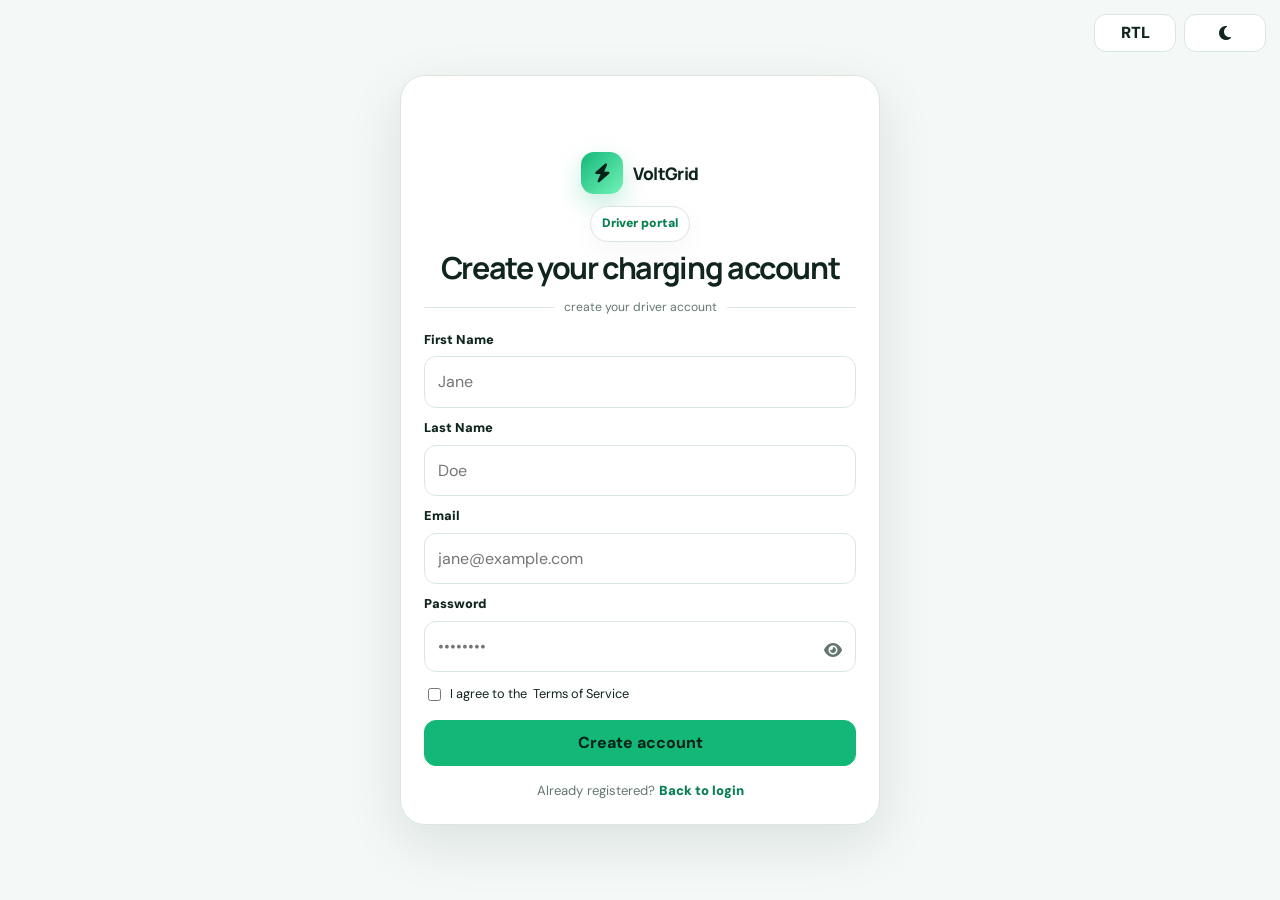
<file: signup.html>
﻿<!DOCTYPE html>
<html dir="ltr" lang="en">

<head>
    <meta charset="utf-8" />
    <meta content="width=device-width,initial-scale=1,viewport-fit=cover" name="viewport" />
    <meta content="#08130f" name="theme-color" />
    <meta
        content="VoltGrid public EV charging network — discover nearby chargers, start and track charging sessions, manage payment methods and review billing."
        name="description" />
    <title>VoltGrid — Sign Up</title>
    <link href="https://fonts.googleapis.com" rel="preconnect" />
    <link crossorigin="" href="https://fonts.gstatic.com" rel="preconnect" />
    <link
        href="https://fonts.googleapis.com/css2?family=DM+Sans:wght@400;500;600;700;800&amp;family=Manrope:wght@600;700;800&amp;display=swap"
        rel="stylesheet" />
    <link href="https://cdnjs.cloudflare.com/ajax/libs/font-awesome/6.7.2/css/all.min.css" rel="stylesheet" />
    <link href="style.css" rel="stylesheet">
    <link
        href="data:image/svg+xml,%3Csvg xmlns='http://www.w3.org/2000/svg' viewBox='0 0 64 64'%3E%3Crect width='64' height='64' rx='16' fill='%2313b879'/%3E%3Cpath d='M35 8 17 36h13l-3 20 20-29H34z' fill='%23052118'/%3E%3C/svg%3E"
        rel="icon" />
</head>

<body>


    <section class="page active" id="signup">
        <div class="auth-page">
            <div class="auth-controls" aria-label="Login page controls"><button class="nav-control" id="authRTL" type="button">RTL</button><button class="nav-control" id="authTheme" type="button"><i class="fa-solid fa-moon"></i></button></div>
            <div class="auth-card registering" id="authCard">
                <div class="auth-brand"><a aria-label="VoltGrid home" class="brand auth-logo-link"
                        href="index.html"><span class="logo"><i
                                class="fa-solid fa-bolt"></i></span><span>VoltGrid</span></a></div>
                <div class="center"><span class="eyebrow">Driver portal</span>
                    <h2 style="margin-top:10px;font-size:1.9rem">Create your charging account</h2>
                </div>
                <div class="register-panel" style="display:block;">
                    <div class="auth-sep">create your driver account</div>
                    <form id="registerForm">
                        <div class="field"><label>First Name</label><input id="regFirstName" placeholder="Jane"
                                required="" type="text" /></div>
                        <div class="field" style="margin-top:10px"><label>Last Name</label><input id="regLastName"
                                placeholder="Doe" required="" type="text" /></div>
                        <div class="field" style="margin-top:10px"><label>Email</label><input id="regEmail"
                                placeholder="jane@example.com" required="" type="email" /></div>
                        <div class="field" style="margin-top:10px; position:relative;"><label>Password</label><input id="regPass" placeholder="••••••••" required="" type="password" style="padding-right:40px;" /><i class="fa-solid fa-eye" style="position:absolute; right:14px; bottom:14px; cursor:pointer; color:var(--muted);" onclick="const i=this.previousElementSibling; if(i.type==='password'){i.type='text';this.classList.replace('fa-eye','fa-eye-slash')}else{i.type='password';this.classList.replace('fa-eye-slash','fa-eye')}"></i></div>
                        <div class="checkrow"><label><input type="checkbox" required="" /> I agree to the <a href="#">Terms of Service</a></label></div>
                        <button class="btn primary" style="width:100%;margin-top:15px" type="submit">Create
                            account</button>
                    </form>
                    <p class="auth-note">Already registered? <a href="login.html">Back to login</a></p>
                </div>
            </div>
        </div>
    </section>
    <script src="main.js"></script>
</body>

</html>
</file>
<file: style.css>
:root {
    --bg: #f4f8f6;
    --surface: #fff;
    --surface2: #edf6f1;
    --text: #10251e;
    --muted: #64776f;
    --line: #d9e7df;
    --brand: #13b879;
    --brand2: #087f51;
    --accent: #dfff4b;
    --danger: #e85b5b;
    --shadow: 0 18px 55px rgba(10, 45, 32, .11);
    --nav: rgba(255, 255, 255, .88);
    --radius: 22px
}

html[data-theme=dark] {
    --bg: #06100c;
    --surface: #0b1b15;
    --surface2: #10271e;
    --text: #f2faf6;
    --muted: #a7bbb3;
    --line: #1e3c31;
    --brand: #3be49a;
    --brand2: #2bd084;
    --accent: #e0ff4d;
    --shadow: 0 22px 70px rgba(0, 0, 0, .38);
    --nav: rgba(6, 16, 12, .9)
}

* {
    box-sizing: border-box
}

html {
    scroll-behavior: smooth
}

body {
    margin: 0;
    background: var(--bg);
    color: var(--text);
    font-family: "DM Sans", system-ui, sans-serif;
    line-height: 1.6;
    overflow-x: hidden
}

a {
    color: inherit;
    text-decoration: none
}

button,
input,
textarea,
select {
    font: inherit
}

button {
    border: 0;
    cursor: pointer
}

img {
    display: block;
    max-width: 100%
}

.container {
    width: min(1180px, calc(100% - 32px));
    margin: auto
}

.hide {
    display: none !important
}

.muted {
    color: var(--muted)
}

.nav {
    position: sticky;
    top: 0;
    z-index: 1000;
    background: var(--nav);
    backdrop-filter: blur(18px);
    border-bottom: 1px solid var(--line)
}

.nav-inner {
    min-height: 76px;
    display: grid;
    grid-template-columns: auto 1fr auto;
    align-items: center;
    gap: 18px
}

.brand {
    display: inline-flex;
    align-items: center;
    gap: 10px;
    font: 800 1.08rem Manrope;
    letter-spacing: -.035em;
    white-space: nowrap
}

.logo {
    width: 42px;
    height: 42px;
    border-radius: 13px;
    display: grid;
    place-items: center;
    background: linear-gradient(135deg, var(--brand), #74f2b8);
    color: #062117;
    box-shadow: 0 10px 25px rgba(19, 184, 121, .25)
}

.logo i {
    font-size: 19px
}

.nav-links {
    display: flex;
    justify-content: center;
    gap: 4px
}

.nav-links a {
    padding: 9px 11px;
    border-radius: 11px;
    color: var(--muted);
    font-weight: 800;
    font-size: .9rem
}

.nav-links a:hover,
.nav-links a.active {
    background: var(--surface2);
    color: var(--text)
}

.nav-actions {
    display: flex;
    align-items: center;
    gap: 7px;
    justify-content: flex-end
}

.icon-btn,
.nav-cta,
.btn {
    display: inline-flex;
    align-items: center;
    justify-content: center;
    gap: 8px;
    border-radius: 12px;
    border: 1px solid var(--line);
    font-weight: 800;
    transition: .25s ease
}

.icon-btn {
    width: 42px;
    height: 42px;
    background: var(--surface);
    color: var(--text)
}

.nav-cta {
    height: 42px;
    padding: 0 15px;
    background: var(--text);
    color: var(--bg);
    border-color: var(--text)
}

.icon-btn:hover,
.nav-cta:hover,
.btn:hover {
    transform: translateY(-2px)
}

.hamb {
    display: none;
    width: 42px;
    height: 42px;
    border-radius: 12px;
    background: var(--surface);
    color: var(--text);
    border: 1px solid var(--line)
}

.mobile-menu {
    display: none
}

.page {
    display: none
}

.page.active {
    display: block
}

.hero {
    position: relative;
    overflow: hidden;
    padding: 58px 0 28px
}

.hero-grid {
    display: grid;
    grid-template-columns: 1.02fr .98fr;
    gap: 38px;
    align-items: center
}

.hero-copy {
    position: relative;
    z-index: 2
}

.eyebrow {
    display: inline-flex;
    align-items: center;
    gap: 8px;
    padding: 7px 11px;
    border: 1px solid var(--line);
    border-radius: 999px;
    background: var(--surface);
    color: var(--brand2);
    font-size: .76rem;
    font-weight: 900;
    box-shadow: 0 8px 24px rgba(0, 0, 0, .04)
}

h1,
h2,
h3 {
    font-family: Manrope;
    letter-spacing: -.045em;
    line-height: 1.08;
    margin: 0
}

h1 {
    font-size: clamp(2.55rem, 6vw, 5.4rem);
    margin-top: 15px;
    max-width: 700px
}

h1.two-line span {
    display: block;
    white-space: nowrap
}

.hero h1.two-line {
    max-width: 760px
}

.lead {
    font-size: clamp(1rem, 1.7vw, 1.15rem);
    color: var(--muted);
    max-width: 660px;
    margin: 18px 0 0
}

.actions {
    display: flex;
    flex-wrap: wrap;
    gap: 10px;
    margin-top: 23px
}

.btn {
    min-height: 46px;
    padding: 0 17px
}

.btn.primary {
    background: var(--brand);
    border-color: var(--brand);
    color: #052318
}

.btn.secondary {
    background: var(--surface);
    color: var(--text)
}

.btn.dark {
    background: var(--text);
    color: var(--bg);
    border-color: var(--text)
}

.hero-art {
    position: relative
}

.hero-art img {
    width: 100%;
    height: 500px;
    object-fit: cover;
    border-radius: 28px;
    box-shadow: var(--shadow);
    border: 1px solid var(--line)
}

.floating {
    position: absolute;
    left: 17px;
    bottom: 17px;
    padding: 13px 15px;
    border-radius: 16px;
    background: rgba(5, 16, 12, .84);
    color: #fff;
    border: 1px solid rgba(255, 255, 255, .16);
    backdrop-filter: blur(14px)
}

.floating strong {
    display: block;
    font: 800 1.1rem Manrope
}

.floating span {
    font-size: .75rem;
    color: #b9cbc4
}

.glow {
    position: absolute;
    width: 430px;
    height: 430px;
    border-radius: 50%;
    background: rgba(19, 184, 121, .13);
    filter: blur(45px);
    right: -180px;
    top: -120px;
    pointer-events: none
}

.section {
    padding: 30px 0
}

.section-head {
    text-align: center;
    max-width: 760px;
    margin: 0 auto 20px
}

.section-head h2 {
    font-size: clamp(1.75rem, 3.8vw, 3rem)
}

.section-head p {
    color: var(--muted);
    margin: 9px auto 0
}

.grid-3 {
    display: grid;
    grid-template-columns: repeat(3, 1fr);
    gap: 15px
}

.grid-2 {
    display: grid;
    grid-template-columns: repeat(2, 1fr);
    gap: 18px
}

.grid-4 {
    display: grid;
    grid-template-columns: repeat(4, 1fr);
    gap: 13px
}

.card {
    background: var(--surface);
    border: 1px solid var(--line);
    border-radius: var(--radius);
    padding: 20px;
    box-shadow: 0 10px 35px rgba(0, 0, 0, .045);
    transition: .3s ease
}

.card:hover {
    transform: translateY(-6px);
    box-shadow: var(--shadow);
    border-color: rgba(19, 184, 121, .45)
}

.media-card {
    padding: 0;
    overflow: hidden
}

.media-card img {
    height: 225px;
    width: 100%;
    object-fit: cover;
    transition: transform .55s ease
}

.media-card:hover img {
    transform: scale(1.045)
}

.media-copy {
    padding: 17px 18px 19px
}

.tag {
    display: inline-flex;
    padding: 5px 8px;
    border-radius: 999px;
    background: var(--surface2);
    color: var(--brand2);
    font-size: .7rem;
    font-weight: 900;
    margin-bottom: 8px
}

.split {
    display: grid;
    grid-template-columns: 1fr 1fr;
    gap: 25px;
    align-items: center
}

.split.reverse>div:first-child {
    order: 2
}

.img-box {
    overflow: hidden;
    border-radius: 25px;
    border: 1px solid var(--line);
    box-shadow: var(--shadow)
}

.img-box img {
    width: 100%;
    height: 380px;
    object-fit: cover;
    transition: transform .55s ease
}

.img-box:hover img {
    transform: scale(1.04)
}

.feature-list {
    list-style: none;
    padding: 0;
    margin: 15px 0 0;
    display: grid;
    gap: 10px
}

.feature-list li {
    display: flex;
    gap: 10px;
    align-items: flex-start
}

.feature-list i {
    color: var(--brand);
    margin-top: 5px
}

.metric {
    font: 800 2rem Manrope;
    letter-spacing: -.04em
}

.kpi {
    display: flex;
    justify-content: space-between;
    gap: 12px
}

.icon-box {
    width: 45px;
    height: 45px;
    border-radius: 14px;
    background: var(--surface2);
    display: grid;
    place-items: center;
    color: var(--brand2);
    font-size: 18px
}

.emoji-card {
    display: flex;
    gap: 13px;
    align-items: flex-start
}

.emoji {
    width: 51px;
    height: 51px;
    flex: 0 0 51px;
    display: grid;
    place-items: center;
    border-radius: 16px;
    background: var(--surface2);
    font-size: 1.7rem
}

.mini-grid {
    display: grid;
    grid-template-columns: repeat(2, 1fr);
    gap: 11px
}

.value-label {
    display: flex;
    align-items: baseline;
    gap: 7px;
    flex-wrap: wrap
}

.value-label strong,
.value-label .value {
    white-space: nowrap
}

.value-label .muted,
.value-label span:not(.value) {
    margin: 0
}

.quote {
    background: linear-gradient(135deg, var(--surface2), var(--surface));
    border: 1px solid var(--line);
    border-radius: 25px;
    padding: 25px;
    font-size: 1.05rem
}

.quote strong {
    display: block;
    margin-top: 12px
}

.image-strip {
    display: grid;
    grid-template-columns: repeat(5, 1fr);
    gap: 10px
}

.image-strip .gallery-img {
    height: 145px;
    width: 100%;
    object-fit: cover;
    border-radius: 15px;
    border: 1px solid var(--line);
    box-shadow: 0 8px 25px rgba(0, 0, 0, .05);
    transition: .35s ease
}

.image-strip .gallery-img:hover {
    transform: translateY(-4px) scale(1.015);
    box-shadow: var(--shadow)
}

.logo-cloud {
    display: grid;
    grid-template-columns: repeat(4, 1fr);
    gap: 10px
}

.logo-pill {
    min-height: 62px;
    border: 1px solid var(--line);
    border-radius: 16px;
    background: var(--surface);
    display: grid;
    place-items: center;
    font-weight: 900;
    color: var(--muted)
}

.page-hero {
    position: relative;
    min-height: 300px;
    display: grid;
    place-items: center;
    text-align: center;
    background-size: cover;
    background-position: center;
    border-bottom: 1px solid var(--line);
    overflow: hidden
}

.page-hero:before {
    content: "";
    position: absolute;
    inset: 0;
    background: linear-gradient(180deg, rgba(2, 12, 8, .54), rgba(2, 12, 8, .78))
}

.page-hero>* {
    position: relative;
    z-index: 1
}

.page-hero h1 {
    color: #fff;
    white-space: nowrap;
    font-size: clamp(1.65rem, 5vw, 3.5rem);
    margin: 12px 0 0;
    max-width: none
}

.page-hero .lead {
    color: #e2ece8;
    margin-inline: auto;
    max-width: 730px
}

.page-hero .eyebrow {
    background: rgba(255, 255, 255, .12);
    border-color: rgba(255, 255, 255, .24);
    color: #dfffea
}

.no-h1-buttons .actions {
    display: none
}

.stats {
    display: grid;
    grid-template-columns: repeat(4, 1fr);
    gap: 12px
}

.stat {
    padding: 18px;
    border: 1px solid var(--line);
    border-radius: 19px;
    background: var(--surface);
    text-align: center
}

.stat strong {
    display: block;
    font: 800 1.9rem Manrope
}

.stat span {
    color: var(--muted);
    font-size: .82rem
}

.timeline {
    display: grid;
    gap: 12px
}

.timeline-row {
    display: grid;
    grid-template-columns: 75px 1fr;
    gap: 14px;
    align-items: center;
}

.timeline-year {
    font-weight: 900;
    color: var(--brand2);
    text-align: center;
    font-size: 1.5rem;
}

.form-card {
    max-width: 850px;
    margin: auto
}

.form-grid {
    display: grid;
    grid-template-columns: 1fr 1fr;
    gap: 12px
}

.field {
    display: grid;
    gap: 6px
}

.field.full {
    grid-column: 1/-1
}

.field label {
    font-size: .8rem;
    font-weight: 900
}

.field input,
.field textarea,
.field select {
    width: 100%;
    padding: 12px 13px;
    border: 1px solid var(--line);
    border-radius: 12px;
    background: var(--surface);
    color: var(--text);
    outline: 0
}

.field input:focus,
.field textarea:focus,
.field select:focus {
    border-color: var(--brand);
    box-shadow: 0 0 0 4px rgba(19, 184, 121, .12)
}

textarea {
    min-height: 125px;
    resize: vertical
}

.contact-grid {
    display: grid;
    grid-template-columns: .85fr 1.15fr;
    gap: 18px
}

.contact-list {
    display: grid;
    gap: 10px
}

.contact-item {
    display: flex;
    gap: 12px;
    align-items: flex-start;
    padding: 14px;
    border-radius: 17px;
    background: var(--surface);
    border: 1px solid var(--line)
}

.map {
    width: 100%;
    height: 350px;
    border: 0;
    border-radius: 24px;
    box-shadow: var(--shadow)
}

.auth-page {
    min-height: 100vh;
    display: grid;
    place-items: center;
    padding: 18px 0
}

.auth-card {
    width: min(480px, calc(100% - 24px));
    background: var(--surface);
    border: 1px solid var(--line);
    border-radius: 25px;
    padding: 23px;
    box-shadow: var(--shadow)
}

.auth-brand {
    display: flex;
    justify-content: center;
    margin-bottom: 12px
}

.socials {
    display: grid;
    grid-template-columns: 1fr 1fr;
    gap: 9px;
    margin: 14px 0
}

.social {
    min-height: 44px;
    border: 1px solid var(--line);
    border-radius: 12px;
    background: var(--surface);
    color: var(--text);
    font-weight: 800;
    display: flex;
    align-items: center;
    justify-content: center;
    gap: 8px
}

.auth-sep {
    display: flex;
    align-items: center;
    gap: 10px;
    color: var(--muted);
    font-size: .76rem;
    margin: 13px 0
}

.auth-sep:before,
.auth-sep:after {
    content: "";
    height: 1px;
    background: var(--line);
    flex: 1
}

.checkrow {
    display: flex;
    justify-content: space-between;
    gap: 10px;
    align-items: center;
    margin: 8px 0 12px;
    font-size: .8rem
}

.checkrow label {
    display: flex;
    align-items: center;
    gap: 6px
}

.terms {
    display: flex;
    gap: 7px;
    align-items: flex-start;
    color: var(--muted);
    font-size: .76rem;
    margin: 8px 0
}

.auth-note {
    text-align: center;
    color: var(--muted);
    font-size: .82rem;
    margin: 12px 0 0
}

.auth-note a {
    color: var(--brand2);
    font-weight: 900
}

.register-panel {
    display: none
}

.auth-card.registering .login-panel {
    display: none
}

.auth-card.registering .register-panel {
    display: block
}

.dashboard-shell {
    min-height: 100vh;
    padding: 24px 0 50px
}

.dash-top {
    display: flex;
    justify-content: space-between;
    gap: 15px;
    align-items: flex-start;
    margin-bottom: 18px
}

.dash-top h1 {
    font-size: clamp(1.8rem, 4vw, 3rem);
    margin-top: 8px
}

.dash-actions {
    display: flex;
    gap: 8px;
    flex-wrap: wrap;
    justify-content: flex-end
}

.dash-grid {
    display: grid;
    grid-template-columns: repeat(4, 1fr);
    gap: 12px
}

.status {
    display: inline-flex;
    align-items: center;
    gap: 6px;
    padding: 5px 8px;
    border-radius: 999px;
    background: var(--surface2);
    color: var(--brand2);
    font-size: .72rem;
    font-weight: 900
}

.status:before {
    content: "";
    width: 7px;
    height: 7px;
    border-radius: 50%;
    background: currentColor
}

.driver-main {
    display: grid;
    grid-template-columns: 1.1fr .9fr;
    gap: 16px;
    margin-top: 16px
}

.station-list {
    display: grid;
    gap: 10px;
    margin-top: 13px
}

.station {
    display: grid;
    grid-template-columns: 85px 1fr auto;
    gap: 12px;
    align-items: center;
    padding: 10px;
    border: 1px solid var(--line);
    border-radius: 16px;
    background: var(--surface)
}

.station img {
    width: 85px;
    height: 66px;
    object-fit: cover;
    border-radius: 11px
}

.station h4 {
    margin: 0;
    font: 800 .98rem Manrope
}

.station small {
    display: block;
    color: var(--muted)
}

.station .btn {
    min-height: 37px;
    padding: 0 11px;
    font-size: .76rem
}

.session {
    position: relative;
    overflow: hidden;
    background: linear-gradient(135deg, #0c3022, #071811);
    color: #fff;
    border: 1px solid rgba(255, 255, 255, .1)
}

.session:after {
    content: "";
    position: absolute;
    width: 180px;
    height: 180px;
    border-radius: 50%;
    background: rgba(59, 228, 154, .15);
    right: -60px;
    top: -65px;
    filter: blur(10px)
}

.session .muted {
    color: #b8cec5
}

.progress {
    height: 10px;
    background: rgba(255, 255, 255, .12);
    border-radius: 999px;
    overflow: hidden;
    margin: 14px 0
}

.progress span {
    display: block;
    height: 100%;
    width: 67%;
    background: linear-gradient(90deg, var(--brand), var(--accent));
    border-radius: 999px
}

.session-grid {
    display: grid;
    grid-template-columns: repeat(3, 1fr);
    gap: 9px
}

.session-grid div {
    padding: 10px;
    border: 1px solid rgba(255, 255, 255, .1);
    border-radius: 13px;
    background: rgba(255, 255, 255, .04)
}

.session-grid strong {
    display: block
}

.session-grid span {
    font-size: .72rem;
    color: #b8cec5
}

.dash-tabs {
    display: flex;
    gap: 7px;
    overflow: auto;
    padding-bottom: 4px;
    margin-top: 17px
}

.dash-tab {
    white-space: nowrap;
    padding: 9px 12px;
    border: 1px solid var(--line);
    border-radius: 11px;
    background: var(--surface);
    font-weight: 800;
    color: var(--muted)
}

.dash-tab.active {
    background: var(--text);
    color: var(--bg);
    border-color: var(--text)
}

.dash-panel {
    margin-top: 11px
}

.table-wrap {
    overflow: auto;
    border: 1px solid var(--line);
    border-radius: 20px;
    background: var(--surface)
}

table {
    width: 100%;
    border-collapse: collapse;
    min-width: 690px
}

th,
td {
    padding: 13px 15px;
    text-align: left;
    border-bottom: 1px solid var(--line);
    font-size: .84rem
}

th {
    font-size: .72rem;
    text-transform: uppercase;
    letter-spacing: .05em;
    color: var(--muted)
}

tr:last-child td {
    border-bottom: 0
}

.payment {
    display: flex;
    align-items: center;
    justify-content: space-between;
    gap: 10px;
    padding: 13px;
    border: 1px solid var(--line);
    border-radius: 15px;
    background: var(--surface)
}

.cardbrand {
    width: 45px;
    height: 30px;
    border-radius: 6px;
    background: linear-gradient(135deg, #202020, #777);
    display: grid;
    place-items: center;
    color: #fff;
    font-size: .6rem;
    font-weight: 900
}

.billing-list {
    display: grid;
    gap: 9px
}

.bill {
    display: flex;
    justify-content: space-between;
    gap: 10px;
    padding: 12px;
    border-bottom: 1px solid var(--line)
}

.bill:last-child {
    border-bottom: 0
}

.footer {
    border-top: 1px solid var(--line);
    padding: 30px 0 18px;
    margin-top: 25px
}

.footer-grid {
    display: grid;
    grid-template-columns: 1.4fr .7fr .7fr .7fr;
    gap: 30px
}

.footer p {
    color: var(--muted);
    max-width: 560px
}

.social-row {
    display: flex;
    gap: 8px;
    margin-top: 13px
}

.social-icon {
    width: 39px;
    height: 39px;
    border-radius: 11px;
    display: grid;
    place-items: center;
    color: #fff
}

.fb {
    background: #1877f2
}

.ig {
    background: linear-gradient(135deg, #833ab4, #fd1d1d, #fcb045)
}

.li {
    background: #0a66c2
}

.x {
    background: #111
}

.footer a:hover {
    opacity: .8
}

.top-btn {
    position: fixed;
    right: 18px;
    bottom: 18px;
    width: 44px;
    height: 44px;
    border-radius: 13px;
    background: var(--text);
    color: var(--bg);
    display: grid;
    place-items: center;
    box-shadow: var(--shadow);
    opacity: 0;
    pointer-events: none;
    transform: translateY(10px);
    transition: .25s;
    z-index: 900
}

.top-btn.show {
    opacity: 1;
    pointer-events: auto;
    transform: none
}

.reveal {
    opacity: 0;
    transform: translateY(18px);
    transition: opacity .65s ease, transform .65s ease
}

.reveal.visible {
    opacity: 1;
    transform: none
}

.float {
    animation: float 4s ease-in-out infinite
}

@keyframes float {
    50% {
        transform: translateY(-8px)
    }
}

.pulse {
    animation: pulse 2.4s ease-in-out infinite
}

@keyframes pulse {
    50% {
        box-shadow: 0 0 0 10px rgba(19, 184, 121, 0)
    }
}

@media(max-width:560px) {
    .auth-card {
        padding: 72px 16px 20px
    }

    .auth-controls {
        top: 11px;
        right: 11px
    }

    .auth-controls .nav-control {
        width: 72px;
        height: 36px;
        font-size: .78rem
    }

    .auth-card .center {
        padding-top: 25px
    }

    .auth-card .center h2 {
        font-size: 1.55rem !important
    }

    .auth-card .checkrow {
        font-size: .76rem;
        gap: 8px
    }

    .auth-card .checkrow label {
        white-space: nowrap
    }

    .auth-card .checkrow a {
        white-space: nowrap
    }

    .mobile-menu .login-menu-btn {
        background: var(--brand);
        color: #052318;
        border: 1px solid var(--brand);
        justify-content: center;
        text-align: center
    }
}

@media(max-width:1000px) {
    .nav-links {
        display: none
    }

    .nav-inner {
        grid-template-columns: auto 1fr auto
    }

    .nav-actions .nav-cta,
    .nav-actions .icon-btn {
        display: none
    }

    .hamb {
        display: block
    }

    .mobile-menu {
        position: absolute;
        left: 12px;
        right: 12px;
        top: 70px;
        background: var(--surface);
        border: 1px solid var(--line);
        border-radius: 18px;
        padding: 10px;
        box-shadow: var(--shadow);
        display: none
    }

    .mobile-menu.open {
        display: grid
    }

    .mobile-menu a,
    .mobile-menu button {
        min-height: 44px;
        padding: 10px 12px;
        border-radius: 11px;
        background: transparent;
        color: var(--text);
        text-align: left;
        font-weight: 800
    }

    .mobile-menu a:hover,
    .mobile-menu button:hover {
        background: var(--surface2)
    }

    .hero-grid,
    .split,
    .contact-grid,
    .driver-main {
        grid-template-columns: 1fr
    }

    .hero-copy {
        text-align: center
    }

    .lead {
        margin-inline: auto
    }

    .actions {
        justify-content: center
    }

    .hero-art img {
        height: 430px
    }

    .grid-3 {
        grid-template-columns: repeat(2, 1fr)
    }

    .grid-4,
    .stats,
    .dash-grid {
        grid-template-columns: repeat(2, 1fr)
    }

    .footer-grid {
        grid-template-columns: 1fr 1fr
    }

    .page-hero {
        min-height: 260px
    }
}

@media(max-width:640px) {
    .image-strip {
        grid-template-columns: repeat(2, 1fr)
    }

    .image-strip .gallery-img {
        height: 125px
    }

    .container {
        width: min(100% - 22px, 1180px)
    }

    .nav-inner {
        min-height: 68px
    }

    .logo {
        width: 38px;
        height: 38px
    }

    .hero {
        padding-top: 35px
    }

    .hero-art img {
        height: 300px;
        border-radius: 22px
    }

    .floating {
        left: 10px;
        bottom: 10px
    }

    .grid-3,
    .grid-2,
    .grid-4,
    .stats,
    .dash-grid,
    .form-grid,
    .mini-grid,
    .session-grid,
    .footer-grid {
        grid-template-columns: 1fr
    }

    .section {
        padding: 24px 0
    }

    .section-head {
        margin-bottom: 15px
    }

    .media-card img {
        height: 200px
    }

    .img-box img {
        height: 270px
    }

    .page-hero {
        min-height: 220px
    }

    .page-hero h1 {
        font-size: clamp(1.35rem, 7vw, 2.2rem);
        white-space: nowrap
    }

    .page-hero .lead {
        font-size: .88rem
    }

    .dash-top {
        flex-direction: column
    }

    .dash-actions {
        justify-content: flex-start
    }

    .station {
        grid-template-columns: 64px 1fr
    }

    .station img {
        width: 64px;
        height: 58px
    }

    .station .btn {
        grid-column: 2;
        justify-self: start
    }

    .socials {
        grid-template-columns: 1fr
    }

    .auth-card {
        padding: 19px
    }

    .top-btn {
        right: 12px;
        bottom: 12px
    }

    .split.reverse>div:first-child {
        order: 0
    }

    h1 {
        font-size: clamp(2.25rem, 13vw, 3.5rem)
    }
}

@media(prefers-reduced-motion:reduce) {
    html {
        scroll-behavior: auto
    }

    .reveal {
        opacity: 1;
        transform: none;
        transition: none
    }

    .float,
    .pulse {
        animation: none
    }

    .card,
    .btn,
    .media-card img,
    .img-box img {
        transition: none
    }
}

/* Final visual refinements: image context, one-line page headings, fixed nav controls */
.nav-actions {
    gap: 8px
}

.nav-page-btn {
    width: 96px;
    height: 42px;
    display: inline-flex;
    align-items: center;
    justify-content: center;
    border-radius: 12px;
    border: 1px solid var(--line);
    background: var(--surface);
    color: var(--text);
    font-weight: 900;
    transition: .25s ease
}

.nav-page-btn:hover {
    transform: translateY(-2px);
    border-color: rgba(19, 184, 121, .55);
    background: var(--surface2)
}

.nav-page-btn.login-nav {
    background: var(--brand);
    border-color: var(--brand);
    color: #052318
}

.page-hero h1 {
    font-size: clamp(1.08rem, 4.5vw, 3.5rem);
    letter-spacing: -.055em;
    white-space: nowrap;
    line-height: 1.05;
    max-width: calc(100vw - 30px);
    overflow: hidden;
    text-overflow: clip
}

.image-note {
    margin-top: 10px;
    padding: 9px 11px;
    border-radius: 12px;
    background: var(--surface2);
    color: var(--muted);
    font-size: .74rem;
    line-height: 1.45;
    border: 1px solid var(--line)
}

.gallery-item {
    margin: 0;
    min-width: 0;
    border: 1px solid var(--line);
    border-radius: 16px;
    overflow: hidden;
    background: var(--surface);
    box-shadow: 0 8px 25px rgba(0, 0, 0, .05);
    transition: .35s ease
}

.gallery-item:hover {
    transform: translateY(-4px);
    box-shadow: var(--shadow)
}

.gallery-item .gallery-img {
    display: block;
    width: 100%;
    height: 145px;
    object-fit: cover;
    border: 0;
    border-radius: 0;
    box-shadow: none;
    transition: transform .5s ease
}

.gallery-item:hover .gallery-img {
    transform: scale(1.035)
}

.gallery-item figcaption {
    padding: 9px 10px 11px;
    color: var(--muted);
    font-size: .72rem;
    line-height: 1.4;
    min-height: 50px
}

.image-strip {
    align-items: stretch
}

.center {
    text-align: center
}

@media(max-width:1000px) {
    .nav-actions .nav-page-btn {
        display: none
    }

    .nav-actions .icon-btn {
        display: none
    }
}

@media(max-width:640px) {
    .page-hero h1 {
        font-size: clamp(.98rem, 5vw, 1.65rem);
        letter-spacing: -.045em
    }

    .gallery-item .gallery-img {
        height: 125px
    }

    .gallery-item figcaption {
        font-size: .68rem;
        min-height: 58px;
        padding: 8px
    }

    .nav-page-btn {
        width: 96px
    }
}

/* Driver dashboard v2 */
.auth-card {
    text-align: center
}

.auth-card .socials {
    max-width: 390px;
    margin: 16px auto
}

.social {
    transition: .25s ease;
    box-shadow: 0 7px 20px rgba(0, 0, 0, .04)
}

.social i {
    font-size: 1.08rem
}

.social:hover {
    transform: translateY(-3px);
    box-shadow: 0 12px 28px rgba(0, 0, 0, .12);
    border-color: rgba(19, 184, 121, .55)
}

.social:first-child i {
    color: #4285f4
}

.social:nth-child(2) i {
    color: #111
}

html[data-theme=dark] .social:nth-child(2) i {
    color: #fff
}

.auth-card .auth-note {
    margin-top: 14px
}

.dashboard-layout {
    width: min(1440px, calc(100% - 28px));
    margin: auto;
    display: grid;
    grid-template-columns: 250px minmax(0, 1fr);
    gap: 18px;
    align-items: start
}

.dash-sidebar {
    position: sticky;
    top: 18px;
    min-height: calc(100vh - 36px);
    background: var(--surface);
    border: 1px solid var(--line);
    border-radius: 22px;
    padding: 17px;
    display: flex;
    flex-direction: column;
    box-shadow: 0 14px 40px rgba(0, 0, 0, .06);
    z-index: 1100
}

.dash-side-brand {
    display: flex;
    align-items: center;
    gap: 10px;
    padding: 4px 5px 18px;
    border-bottom: 1px solid var(--line)
}

.dash-side-brand strong {
    display: block;
    font: 800 1.1rem Manrope
}

.dash-side-brand small {
    display: block;
    color: var(--muted);
    font-size: .7rem
}

.dash-side-nav {
    display: grid;
    gap: 5px;
    margin-top: 14px
}

.dash-side-nav a,
.dash-side-tools button {
    display: flex;
    align-items: center;
    gap: 11px;
    min-height: 43px;
    padding: 10px 11px;
    border-radius: 12px;
    color: var(--muted);
    font-weight: 850;
    background: transparent;
    transition: .2s ease;
    text-align: left
}

.dash-side-nav a i,
.dash-side-tools i {
    width: 18px;
    text-align: center
}

.dash-side-nav a:hover,
.dash-side-nav a.active {
    background: var(--surface2);
    color: var(--text);
    transform: translateX(2px)
}

.dash-side-tools {
    margin-top: auto;
    border-top: 1px solid var(--line);
    padding-top: 12px;
    display: grid;
    gap: 4px
}

.dash-side-tools button {
    width: 100%;
    border: 0;
    color: var(--text)
}

.dash-side-tools button:hover {
    background: var(--surface2)
}

.dash-side-tools .logout {
    color: #d95656
}

.dashboard-content {
    min-width: 0;
    padding: 4px 0 35px
}

.dash-mobilebar {
    display: none
}

.dash-page {
    display: none
}

.dash-page.active {
    display: block;
    animation: dashIn .3s ease
}

@keyframes dashIn {
    from {
        opacity: 0;
        transform: translateY(8px)
    }

    to {
        opacity: 1;
        transform: none
    }
}

.dash-top.improved {
    margin-bottom: 20px
}

.dash-top.improved h1,
.dash-page-head h1 {
    font-size: clamp(1.9rem, 4vw, 3.25rem);
    margin-top: 9px;
    white-space: nowrap
}

.dash-top.improved .muted,
.dash-page-head .muted {
    max-width: 760px
}

.dash-stat {
    position: relative;
    overflow: hidden
}

.dash-stat .icon-box {
    margin-bottom: 12px
}

.dashboard-feature-grid {
    display: grid;
    grid-template-columns: 1.12fr .88fr;
    gap: 16px;
    margin-top: 16px
}

.quick-map-card,
.session-preview {
    min-height: 355px
}

.map-preview {
    height: 260px;
    margin-top: 16px;
    border-radius: 20px;
    position: relative;
    overflow: hidden;
    border: 1px solid var(--line);
    background: radial-gradient(circle at 20% 30%, rgba(19, 184, 121, .2), transparent 20%), linear-gradient(135deg, var(--surface2), var(--surface))
}

.map-grid {
    position: absolute;
    inset: 0;
    background-image: linear-gradient(rgba(100, 119, 111, .12) 1px, transparent 1px), linear-gradient(90deg, rgba(100, 119, 111, .12) 1px, transparent 1px);
    background-size: 34px 34px;
    transform: rotate(-7deg) scale(1.15)
}

.map-pin {
    position: absolute;
    width: 42px;
    height: 42px;
    border-radius: 50%;
    display: grid;
    place-items: center;
    background: var(--brand);
    color: #052318;
    box-shadow: 0 10px 25px rgba(19, 184, 121, .35);
    animation: float 3.5s ease-in-out infinite
}

.map-pin.p1 {
    left: 24%;
    top: 32%
}

.map-pin.p2 {
    left: 62%;
    top: 24%;
    animation-delay: .5s
}

.map-pin.p3 {
    left: 50%;
    top: 64%;
    animation-delay: 1s
}

.map-label {
    position: absolute;
    left: 16px;
    bottom: 15px;
    background: rgba(255, 255, 255, .9);
    color: #10251e;
    border: 1px solid rgba(0, 0, 0, .08);
    border-radius: 13px;
    padding: 9px 11px;
    backdrop-filter: blur(8px)
}

html[data-theme=dark] .map-label {
    background: rgba(11, 27, 21, .9);
    color: #f2faf6;
    border-color: rgba(255, 255, 255, .08)
}

.map-label strong,
.map-label small {
    display: block
}

.map-label small {
    font-size: .7rem;
    opacity: .7
}

.session-preview {
    background: linear-gradient(135deg, #0c3022, #071811);
    color: #fff;
    border-color: rgba(255, 255, 255, .1)
}

.session-preview .muted {
    color: #b8cec5
}

.full-btn {
    width: 100%;
    margin-top: 14px
}

.dash-action-card {
    display: flex;
    flex-direction: column;
    gap: 8px
}

.dash-action-card i {
    font-size: 1.25rem;
    color: var(--brand)
}

.dash-action-card span {
    font-size: .82rem;
    color: var(--muted)
}

.dash-page-head {
    display: flex;
    justify-content: space-between;
    gap: 18px;
    align-items: flex-end;
    margin-bottom: 18px
}

.dash-page-head h1 {
    font-size: clamp(1.8rem, 4vw, 3rem)
}

.filter-row {
    display: flex;
    gap: 8px;
    overflow: auto;
    padding-bottom: 5px;
    margin-bottom: 13px
}

.filter {
    white-space: nowrap;
    border: 1px solid var(--line);
    background: var(--surface);
    color: var(--muted);
    padding: 9px 12px;
    border-radius: 11px;
    font-weight: 800
}

.filter.active,
.filter:hover {
    background: var(--text);
    color: var(--bg)
}

.station-grid {
    display: grid;
    grid-template-columns: repeat(2, 1fr);
    gap: 15px
}

.station-card {
    padding: 0;
    overflow: hidden
}

.station-card>img {
    height: 220px;
    width: 100%;
    object-fit: cover
}

.station-card-body {
    padding: 17px
}

.station-card h3 {
    margin: 10px 0 4px
}

.station-meta {
    display: flex;
    justify-content: space-between;
    align-items: center;
    margin-top: 12px
}

.station-meta span {
    font-size: .78rem;
    color: var(--muted)
}

.live-session-layout {
    display: grid;
    grid-template-columns: 1.15fr .85fr;
    gap: 16px
}

.live-session-card {
    padding: 28px
}

.live-session-card h2 {
    font-size: 2rem;
    margin-top: 12px
}

.big-progress {
    height: 17px;
    border-radius: 999px;
    background: rgba(255, 255, 255, .12);
    overflow: hidden;
    margin: 24px 0 12px
}

.big-progress span {
    display: block;
    width: 67%;
    height: 100%;
    background: linear-gradient(90deg, var(--brand), var(--accent));
    border-radius: 999px
}

.stop-btn {
    margin-top: 18px;
    width: 100%;
    background: #fff;
    color: #0b1b15
}

.big-status {
    font-size: .8rem
}

.detail-list {
    display: grid;
    gap: 0;
    margin-top: 15px
}

.detail-list>div {
    display: flex;
    justify-content: space-between;
    gap: 15px;
    padding: 13px 0;
    border-bottom: 1px solid var(--line)
}

.detail-list>div:last-child {
    border-bottom: 0
}

.detail-list span {
    color: var(--muted);
    font-size: .8rem
}

.history-summary {
    margin-top: 15px
}

.payment-page-grid {
    display: grid;
    grid-template-columns: repeat(3, 1fr);
    gap: 15px
}

.payment-card {
    display: flex;
    flex-direction: column;
    gap: 7px
}

.payment-card-top {
    display: flex;
    justify-content: space-between;
    align-items: center
}

.cardbrand.visa {
    background: linear-gradient(135deg, #1434cb, #0f1f77)
}

.cardbrand.upi {
    background: linear-gradient(135deg, #673ab7, #2e7d32)
}

.payment-actions {
    display: flex;
    gap: 8px;
    margin-top: auto;
    padding-top: 14px
}

.payment-actions .btn {
    flex: 1
}

.add-payment {
    display: flex;
    align-items: center;
    justify-content: center;
    text-align: center;
    gap: 8px;
    min-height: 190px
}

.add-payment>i {
    width: 45px;
    height: 45px;
    border-radius: 50%;
    background: var(--surface2);
    display: grid;
    place-items: center;
    color: var(--brand);
    font-size: 1.1rem
}

.add-payment strong,
.add-payment span {
    display: block
}

.billing-overview {
    display: grid;
    grid-template-columns: repeat(3, 1fr);
    gap: 13px;
    margin-bottom: 15px
}

.invoice-card h2 {
    margin-top: 10px
}

.invoice-list {
    margin-top: 15px
}

.invoice {
    display: grid;
    grid-template-columns: 1fr auto auto;
    gap: 15px;
    align-items: center;
    padding: 14px 0;
    border-bottom: 1px solid var(--line)
}

.invoice:last-child {
    border-bottom: 0
}

.invoice span {
    display: block;
    color: var(--muted);
    font-size: .78rem;
    margin-top: 3px
}

.profile-card {
    text-align: center
}

.profile-icon {
    width: 62px;
    height: 62px;
    border-radius: 20px;
    background: var(--surface2);
    display: grid;
    place-items: center;
    color: var(--brand2);
    font-size: 1.35rem;
    margin: 0 auto 12px
}

.profile-card .detail-list {
    text-align: left;
    margin: 12px 0
}

.dash-overlay {
    display: none
}

.dash-hamb,
.dash-avatar {
    border: 1px solid var(--line);
    background: var(--surface);
    color: var(--text);
    border-radius: 12px
}

.dash-hamb {
    width: 42px;
    height: 42px
}

.dash-avatar {
    width: 42px;
    height: 42px;
    display: grid;
    place-items: center;
    font-weight: 900
}

.dash-mobile-title {
    display: flex;
    align-items: center;
    gap: 8px
}

.dash-mobile-title strong {
    font: 800 1rem Manrope
}

.dash-mobile-title .eyebrow {
    padding: 5px 8px;
    font-size: .62rem
}

@media(max-width:1000px) {
    .dashboard-shell {
        padding-top: 12px
    }

    .dash-mobilebar {
        display: grid;
        grid-template-columns: 42px 1fr 42px;
        align-items: center;
        gap: 10px;
        width: min(100% - 22px, 1180px);
        margin: 0 auto 12px
    }

    .dash-mobile-title {
        text-align: center;
        justify-content: center
    }

    .dashboard-layout {
        display: block;
        width: min(100% - 22px, 1180px)
    }

    .dash-sidebar {
        position: fixed;
        left: 11px;
        top: 11px;
        bottom: 11px;
        width: min(290px, calc(100vw - 22px));
        min-height: 0;
        transform: translateX(-120%);
        transition: transform .25s ease;
        overflow: auto
    }

    .dash-sidebar.open {
        transform: none
    }

    .dash-overlay {
        display: block;
        position: fixed;
        inset: 0;
        background: rgba(0, 0, 0, .45);
        opacity: 0;
        pointer-events: none;
        z-index: 1050;
        transition: .25s
    }

    .dash-overlay.open {
        opacity: 1;
        pointer-events: auto
    }

    .dashboard-content {
        padding-bottom: 25px
    }

    .dashboard-feature-grid,
    .live-session-layout {
        grid-template-columns: 1fr
    }

    .payment-page-grid {
        grid-template-columns: repeat(2, 1fr)
    }

    .billing-overview {
        grid-template-columns: repeat(3, 1fr)
    }

    .dash-page-head {
        align-items: flex-start
    }
}

@media(max-width:640px) {

    .dash-top.improved h1,
    .dash-page-head h1 {
        white-space: normal;
        font-size: clamp(1.75rem, 9vw, 2.5rem)
    }

    .dash-page-head {
        flex-direction: column;
        align-items: stretch
    }

    .station-grid,
    .payment-page-grid,
    .billing-overview {
        grid-template-columns: 1fr
    }

    .map-preview {
        height: 220px
    }

    .quick-map-card,
    .session-preview {
        min-height: 0
    }

    .invoice {
        grid-template-columns: 1fr auto
    }

    .invoice .btn {
        grid-column: 2;
        grid-row: 1 / span 2
    }

    .dash-lower-grid {
        grid-template-columns: 1fr
    }

    .dash-mobilebar {
        width: calc(100% - 22px)
    }

    .dashboard-content {
        width: 100%
    }

    .live-session-card {
        padding: 20px
    }
}

/* Final mobile/layout fixes */
.nav-actions {
    align-items: center
}

.nav-dashboard-link {
    display: inline-flex;
    align-items: center;
    justify-content: center;
    padding: 9px 11px;
    border-radius: 11px;
    color: var(--muted);
    font-weight: 900;
    font-size: .9rem;
    white-space: nowrap;
    transition: .25s ease
}

.nav-dashboard-link:hover,
.nav-dashboard-link.active {
    background: var(--surface2);
    color: var(--text);
    transform: translateY(-1px)
}

.nav-control {
    width: 96px;
    height: 42px;
    display: inline-flex;
    align-items: center;
    justify-content: center;
    gap: 7px;
    border-radius: 12px;
    border: 1px solid var(--line);
    background: var(--surface);
    color: var(--text);
    font-weight: 900;
    transition: .25s ease
}

.nav-control:hover {
    transform: translateY(-2px);
    border-color: rgba(19, 184, 121, .55);
    background: var(--surface2)
}

.nav-control.login-nav {
    background: var(--brand);
    border-color: var(--brand);
    color: #052318
}

/* Auth controls stay at the top-right and never affect the form layout */
.auth-page {
    position: relative
}

.auth-card {
    position: relative;
    padding-top: 76px
}

.auth-controls {
    position: absolute;
    top: 14px;
    right: 14px;
    display: flex;
    align-items: center;
    gap: 8px;
    z-index: 20
}

.auth-controls .nav-control {
    width: 82px;
    height: 38px;
    flex: 0 0 82px
}

.auth-card .center {
    padding-top: 0
}

.auth-card .field {
    text-align: left
}

.auth-card .field label {
    display: block;
    text-align: left
}

.auth-card .field input {
    text-align: left
}

.auth-card .checkrow {
    justify-content: space-between;
    align-items: center;
    flex-wrap: nowrap;
    text-align: left;
    margin: 12px 0 0;
    gap: 28px;
    width: 100%
}

.auth-card .checkrow label {
    justify-content: flex-start;
    flex: 0 0 auto
}

.auth-card .checkrow a {
    margin-left: auto;
    white-space: nowrap;
    flex: 0 0 auto
}

.auth-card .auth-note {
    text-align: center
}

.auth-logo-link {
    cursor: pointer
}

.services-page .section {
    padding-top: 24px;
    padding-bottom: 24px
}

.services-page .services-gallery {
    grid-template-columns: repeat(3, 1fr);
    gap: 12px
}

.services-page .services-gallery .gallery-item {
    min-height: 0
}

.services-page .services-gallery .gallery-img {
    height: 150px
}

@media(max-width:1000px) {
    .nav-dashboard-link {
        display: none
    }

    .nav-actions .nav-control {
        display: none
    }

    .mobile-menu .nav-control {
        display: flex;
        width: 100%
    }

    .services-page .services-gallery {
        grid-template-columns: repeat(2, 1fr)
    }
}

@media(max-width:640px) {
    .container {
        width: calc(100% - 32px);
        max-width: none
    }

    .hero {
        padding-left: 0;
        padding-right: 0
    }

    .hero-grid {
        gap: 22px
    }

    .hero-copy {
        padding-inline: 2px
    }

    h1.two-line {
        font-size: clamp(2.2rem, 11vw, 3.35rem);
        line-height: 1.02;
        max-width: 100%;
        overflow-wrap: normal
    }

    h1.two-line span {
        display: block;
        white-space: normal
    }

    .hero .lead {
        max-width: 100%;
        font-size: .9rem
    }

    .hero .actions {
        width: 100%;
        padding-inline: 0
    }

    .hero .actions .btn {
        flex: 1 1 0;
        min-width: 0;
        padding-inline: 10px
    }

    .hero-art {
        width: 100%
    }

    .hero-art img {
        width: 100%;
        height: 285px
    }

    .section {
        padding: 22px 0
    }

    .card {
        padding: 17px
    }

    .media-card {
        width: 100%
    }

    .image-strip,
    .services-page .services-gallery {
        grid-template-columns: repeat(2, minmax(0, 1fr));
        gap: 9px
    }

    .services-page .services-gallery .gallery-img {
        height: 125px
    }

    .services-page .section:last-child {
        padding-bottom: 12px
    }

    .page-hero {
        margin-inline: 0
    }

    .auth-page {
        padding: 14px 0
    }

    .auth-card {
        width: min(460px, calc(100% - 32px));
        padding: 20px 16px
    }

    .auth-card h2 {
        font-size: 1.55rem !important;
        line-height: 1.12
    }

    .auth-card .lead,
    .auth-card .muted {
        font-size: .88rem
    }
}


/* Final auth layout correction: controls are absolutely positioned and the credential row stays left/right aligned. */
.auth-card {
    position: relative;
    padding-top: 76px
}

.auth-controls {
    position: absolute !important;
    top: 14px !important;
    right: 14px !important;
    display: flex !important;
    gap: 8px !important;
    z-index: 20 !important
}

.auth-card .checkrow {
    display: flex !important;
    justify-content: space-between !important;
    align-items: center !important;
    gap: 28px !important;
    width: 100% !important;
    text-align: left !important
}

.auth-card .checkrow label {
    flex: 0 0 auto !important;
    text-align: left !important
}

.auth-card .checkrow a {
    margin-left: auto !important;
    white-space: nowrap !important;
    flex: 0 0 auto !important
}

@media(max-width:560px) {
    .auth-card {
        padding: 72px 16px 20px !important
    }

    .auth-controls {
        top: 12px !important;
        right: 12px !important
    }

    .auth-controls .nav-control {
        width: 72px !important;
        height: 36px !important;
        flex-basis: 72px !important
    }

    .auth-card .checkrow {
        gap: 20px !important;
        font-size: .76rem !important
    }
}

/* Dashboard spacing + no-flash route handling */
html.route-dashboard .page {
    display: none !important
}

html.route-dashboard .page#dashboard {
    display: block !important
}

html.route-dashboard .page#dashboard .dash-page {
    display: none !important
}

html.route-dashboard.route-overview .page#dashboard .dash-page[data-dash-page="overview"],
html.route-dashboard.route-chargers .page#dashboard .dash-page[data-dash-page="chargers"],
html.route-dashboard.route-session .page#dashboard .dash-page[data-dash-page="session"],
html.route-dashboard.route-history .page#dashboard .dash-page[data-dash-page="history"],
html.route-dashboard.route-payments .page#dashboard .dash-page[data-dash-page="payments"],
html.route-dashboard.route-billing .page#dashboard .dash-page[data-dash-page="billing"],
html.route-dashboard.route-profile .page#dashboard .dash-page[data-dash-page="profile"] {
    display: block !important
}

.dashboard-content>.dash-page>.dash-top,
.dashboard-content>.dash-page>.dash-grid,
.dashboard-content>.dash-page>.dashboard-feature-grid,
.dashboard-content>.dash-page>.dash-lower-grid,
.dashboard-content>.dash-page>.dash-page-head,
.dashboard-content>.dash-page>.filter-row,
.dashboard-content>.dash-page>.station-grid,
.dashboard-content>.dash-page>.live-session-layout,
.dashboard-content>.dash-page>.history-summary,
.dashboard-content>.dash-page>.table-wrap,
.dashboard-content>.dash-page>.payment-page-grid,
.dashboard-content>.dash-page>.billing-overview,
.dashboard-content>.dash-page>.invoice-list,
.dashboard-content>.dash-page>.grid-2 {
    margin-bottom: 18px
}

.dashboard-content>.dash-page>.dash-grid:last-child,
.dashboard-content>.dash-page>.dashboard-feature-grid:last-child,
.dashboard-content>.dash-page>.dash-lower-grid:last-child,
.dashboard-content>.dash-page>.table-wrap:last-child,
.dashboard-content>.dash-page>.grid-2:last-child {
    margin-bottom: 0
}

@media(max-width:640px) {

    .dashboard-content>.dash-page>.dash-top,
    .dashboard-content>.dash-page>.dash-grid,
    .dashboard-content>.dash-page>.dashboard-feature-grid,
    .dashboard-content>.dash-page>.dash-lower-grid,
    .dashboard-content>.dash-page>.dash-page-head,
    .dashboard-content>.dash-page>.filter-row,
    .dashboard-content>.dash-page>.station-grid,
    .dashboard-content>.dash-page>.live-session-layout,
    .dashboard-content>.dash-page>.history-summary,
    .dashboard-content>.dash-page>.table-wrap,
    .dashboard-content>.dash-page>.payment-page-grid,
    .dashboard-content>.dash-page>.billing-overview,
    .dashboard-content>.dash-page>.invoice-list,
    .dashboard-content>.dash-page>.grid-2 {
        margin-bottom: 14px
    }
}

/* Differentiate the About page */
#about {
    background: var(--surface2);
}

#about .grid-3 {
    display: grid;
    grid-template-columns: 1fr 1fr;
    gap: 3rem;
}

#about .card {
    box-shadow: none;
    border: 1px solid var(--brand);
    border-radius: 30px;
}

/* Differentiate the Services page */
#services {
    background: var(--bg);
}

#services .grid-3 {
    display: grid;
    grid-template-columns: repeat(auto-fit, minmax(250px, 1fr));
    gap: 2rem;
}

#services .card {
    background: var(--surface2);
    border: none;
}

#services .section-head h2 {
    color: var(--brand2);
}

/* Differentiate the Network page */
#network {
    background: var(--surface);
    border-top: 5px solid var(--accent);
}

#network .section-head {
    text-align: left;
}

#network .grid-3 {
    display: flex;
    flex-direction: column;
    gap: 2rem;
}

#network .card {
    display: flex;
    align-items: center;
    gap: 2rem;
    flex-direction: row;
}

#network .card img {
    width: 300px;
    height: 200px;
    object-fit: cover;
}

/* Differentiate the Contact page */
#contact {
    background: var(--surface2);
}

#contact .contact-grid {
    background: var(--surface);
    padding: 3rem;
    border-radius: 20px;
    box-shadow: var(--shadow);
}

.auth-note a:hover,
.checkrow a:hover {
    text-decoration: underline;
    opacity: 0.8;
}

/* Top to bottom button highlight on hover */
.top-btn:hover {
    background: var(--brand) !important;
    color: #052118 !important;
    transform: translateY(-5px) !important;
    box-shadow: 0 10px 25px rgba(19, 184, 121, 0.4) !important;
}

/* Eye icon hover effect */
.fa-eye:hover,
.fa-eye-slash:hover {
    color: var(--brand) !important;
}

/* Dashboard nav bar fixed and aligned on mobile/tab view */
@media(max-width: 1000px) {
    .dash-mobilebar {
        position: sticky !important;
        top: 0 !important;
        z-index: 1000 !important;
        background: var(--nav) !important;
        backdrop-filter: blur(18px) !important;
        border-bottom: 1px solid var(--line) !important;
        display: flex !important;
        align-items: center !important;
        justify-content: space-between !important;
        padding: 12px 16px !important;
    }

    .dash-mobile-title {
        flex: 1 !important;
        text-align: left !important;
    }
}

/* 3rd card in grid-3 centering on tablet view without expanding */
@media(max-width: 1000px) and (min-width: 641px) {
    .grid-3>*:nth-child(3):last-child {
        grid-column: 1 / -1 !important;
        justify-self: center !important;
        width: calc(50% - 15px) !important;
    }
}

/* Ensure sidebar slides from the right */
@media(max-width: 1000px) {
    .dash-sidebar {
        left: auto !important;
        right: 0 !important;
        transform: translateX(100%) !important;
    }
    .dash-sidebar.open {
        transform: translateX(0) !important;
    }
}
</file>
